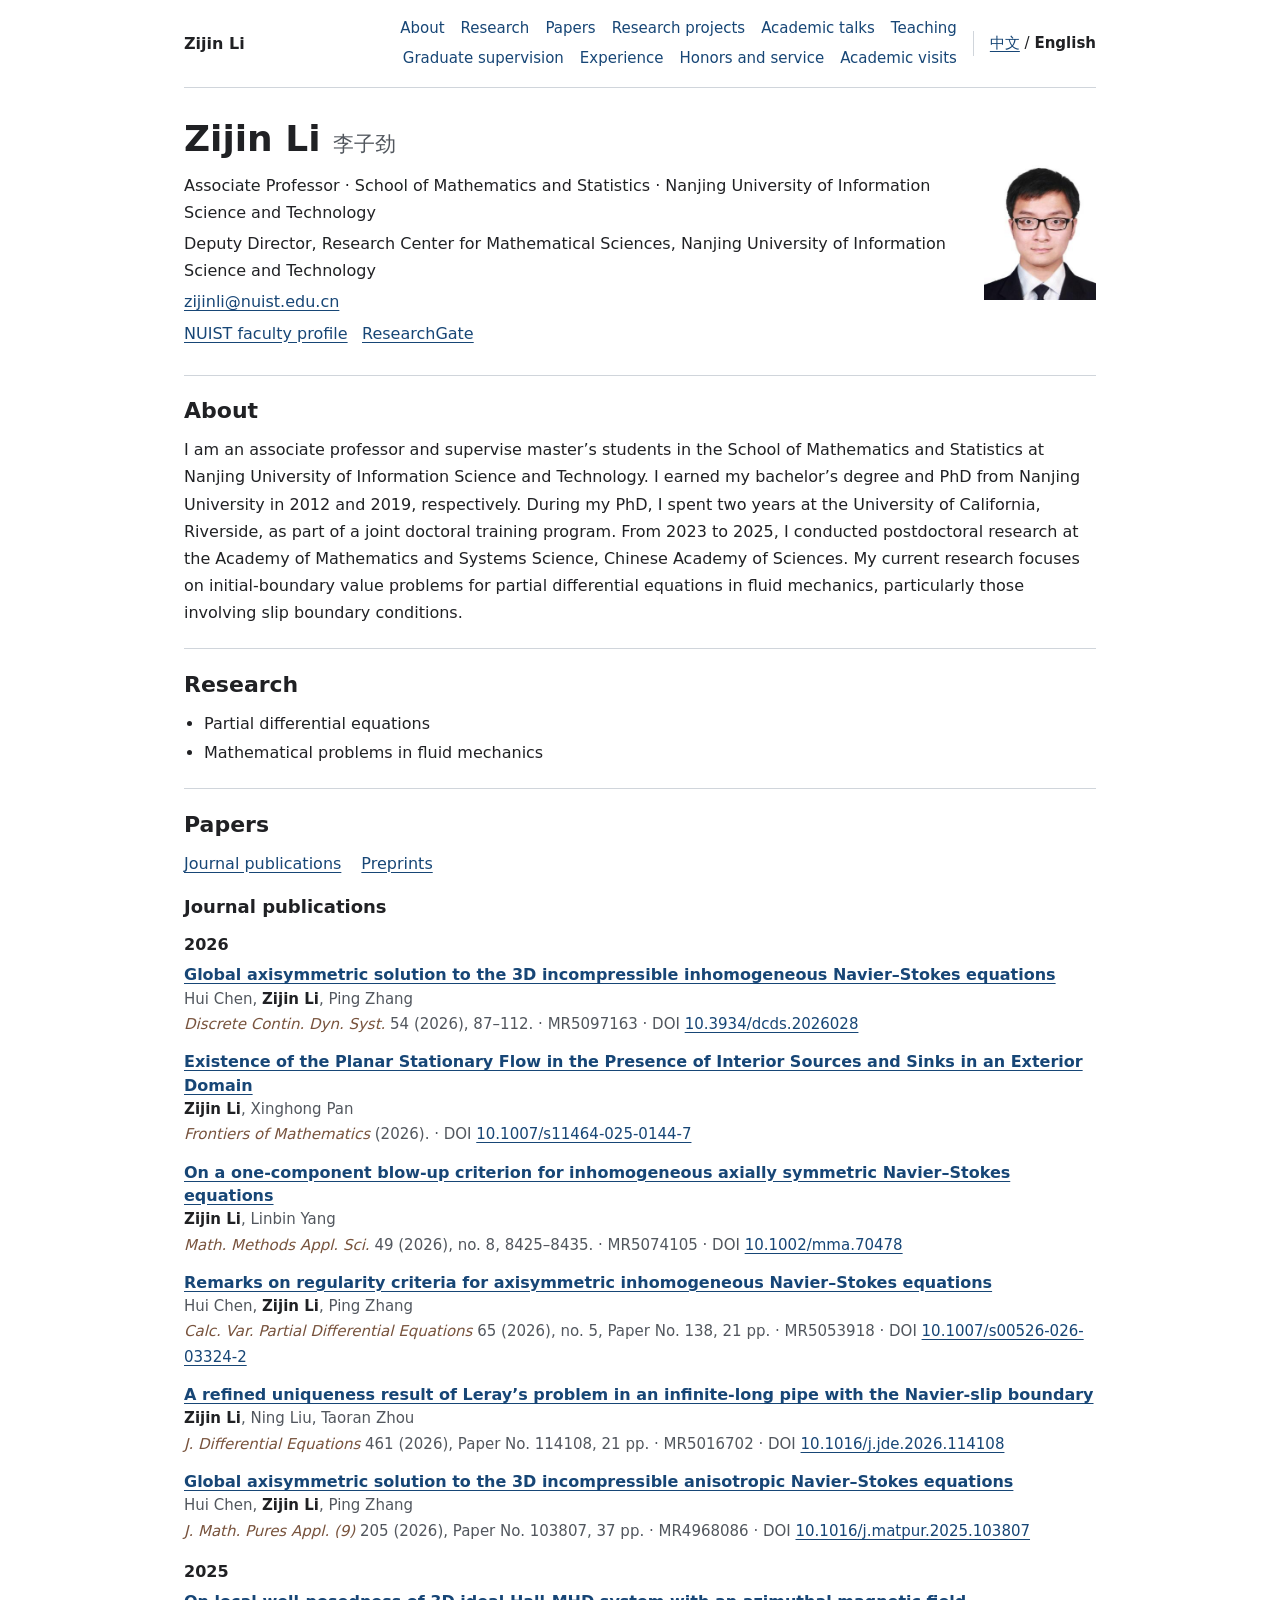
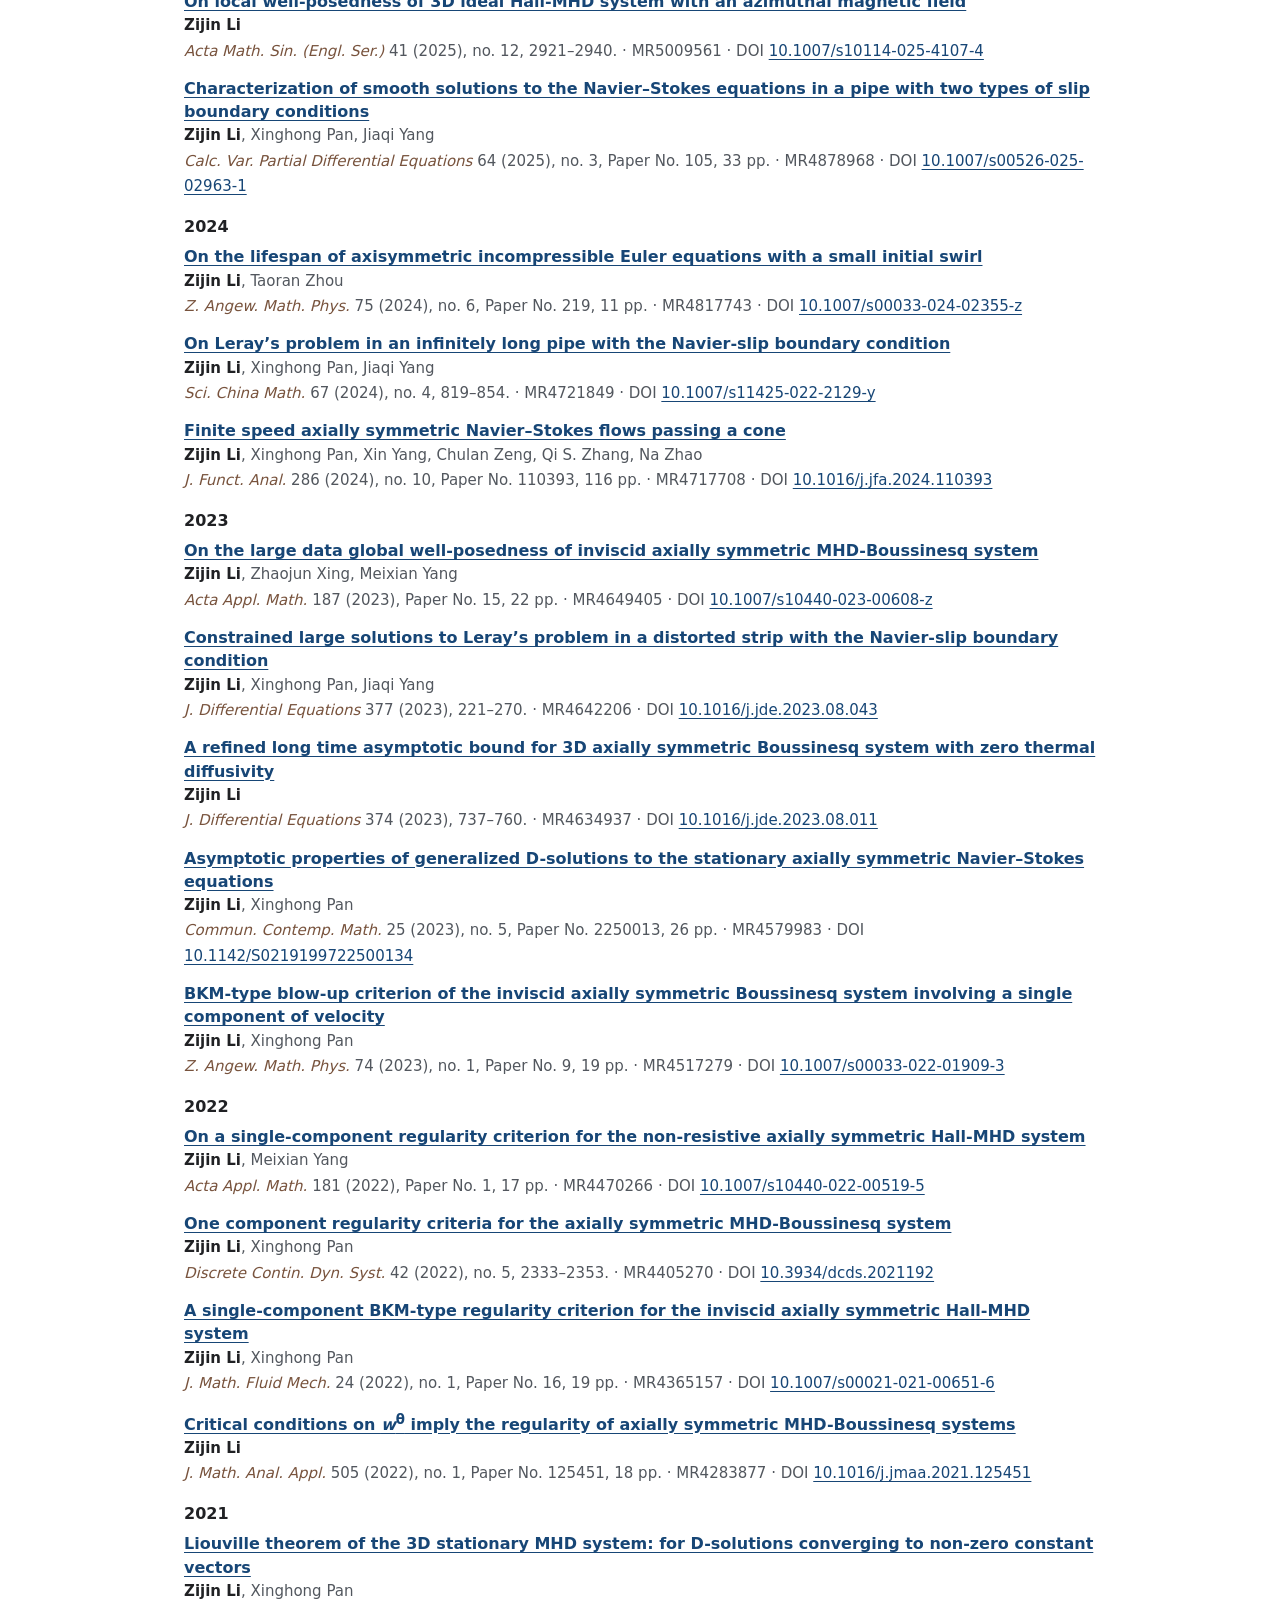
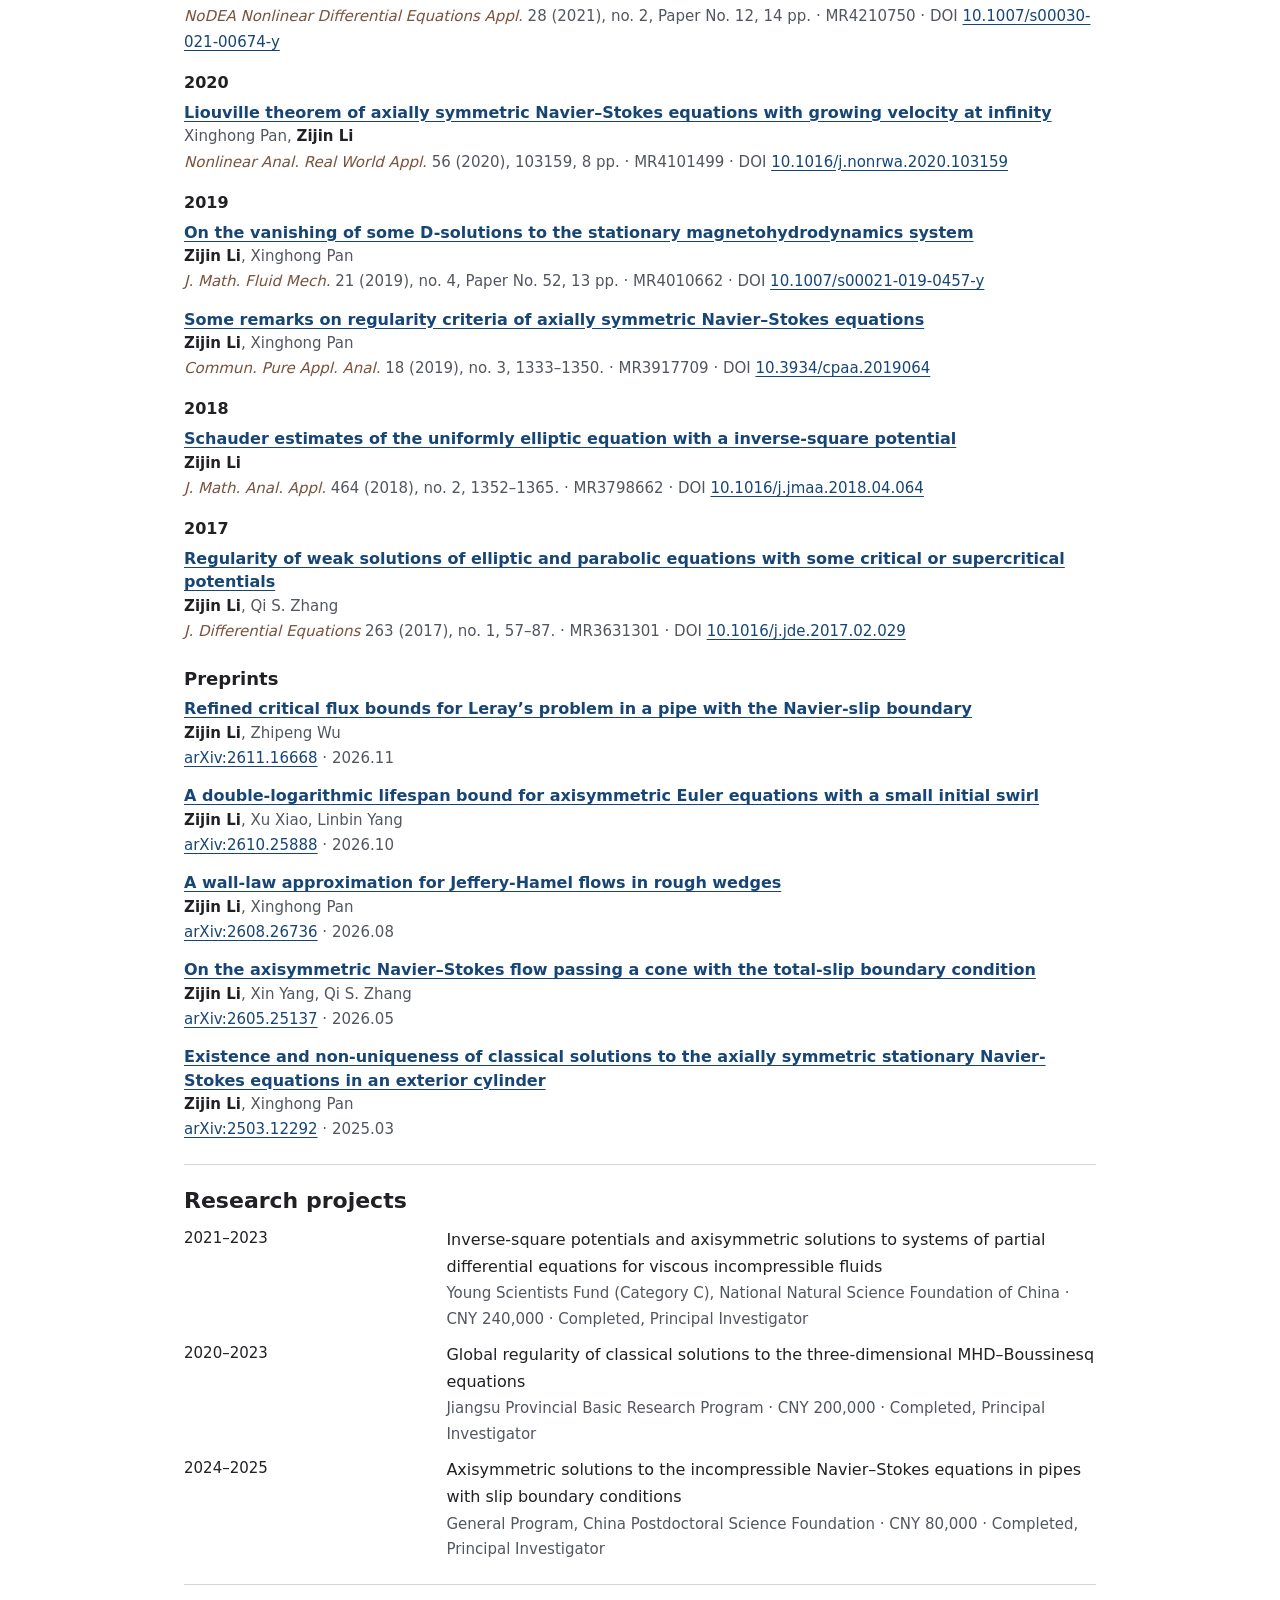
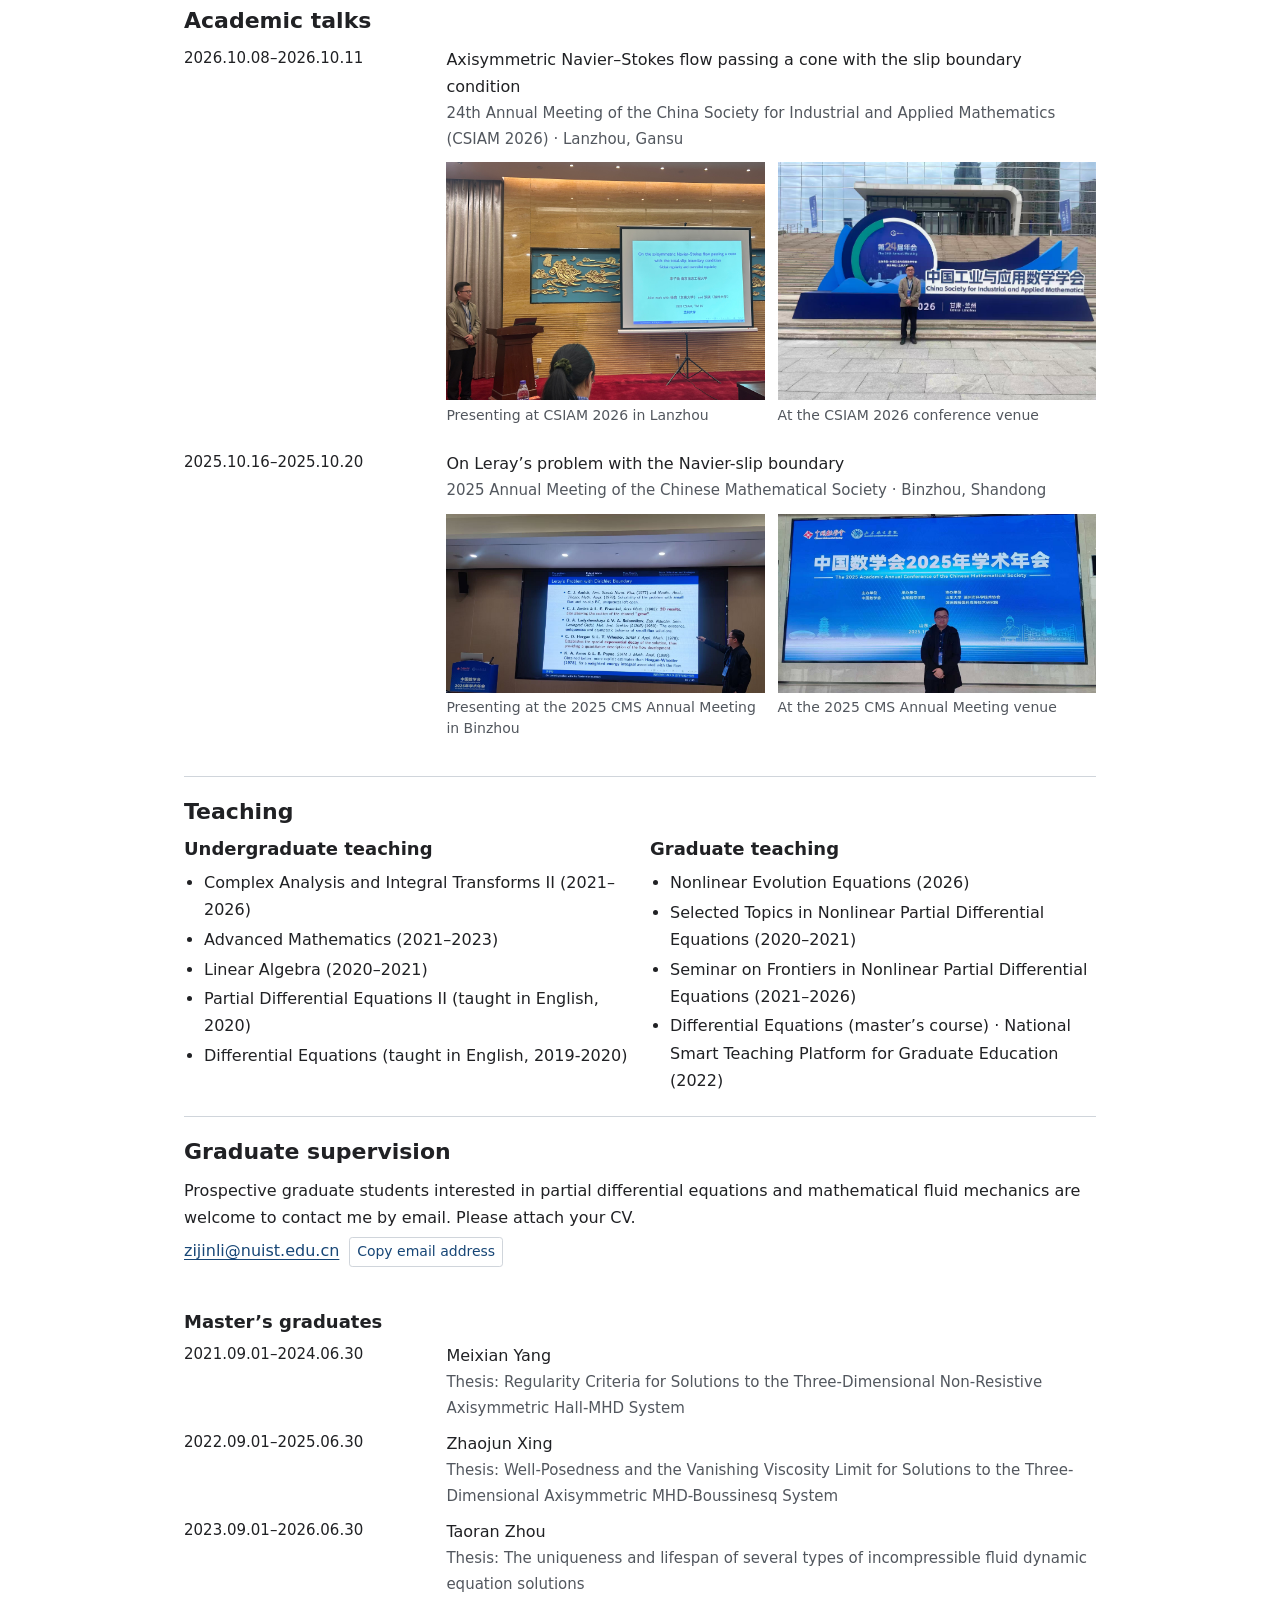
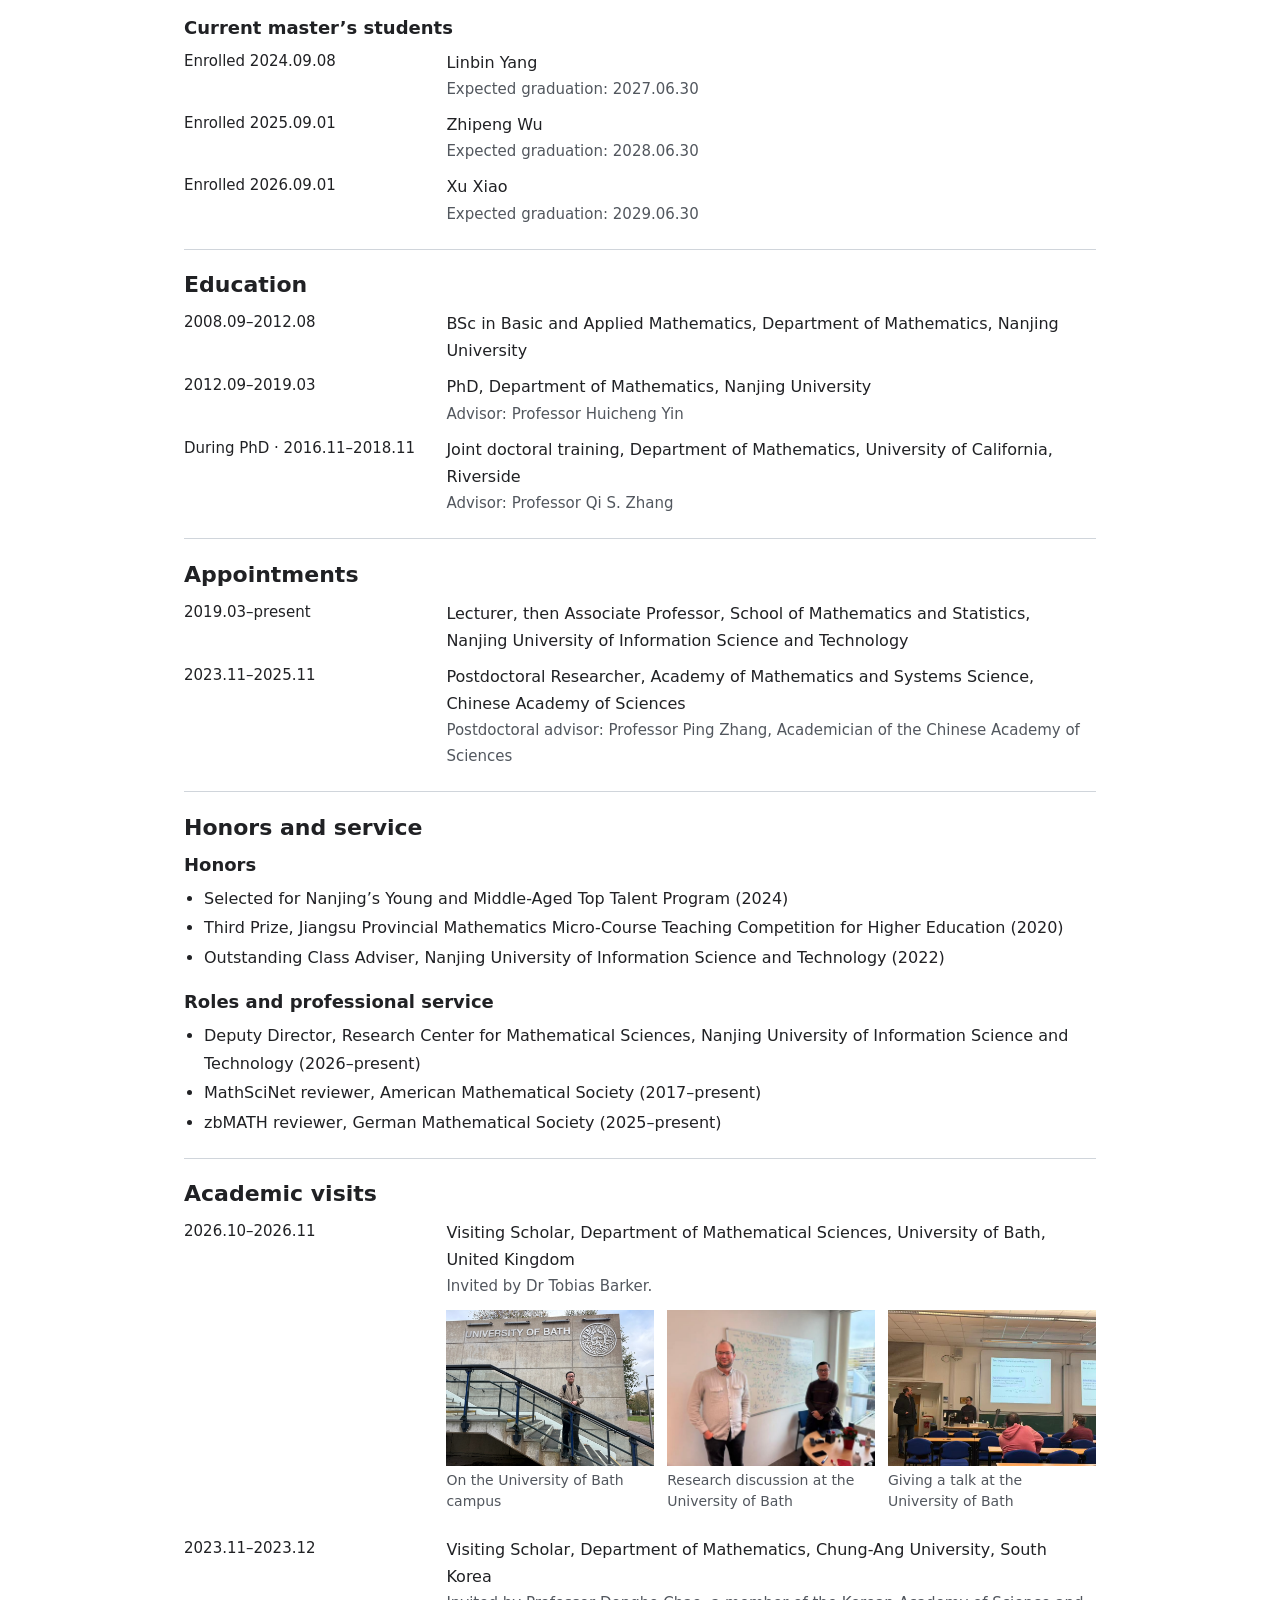
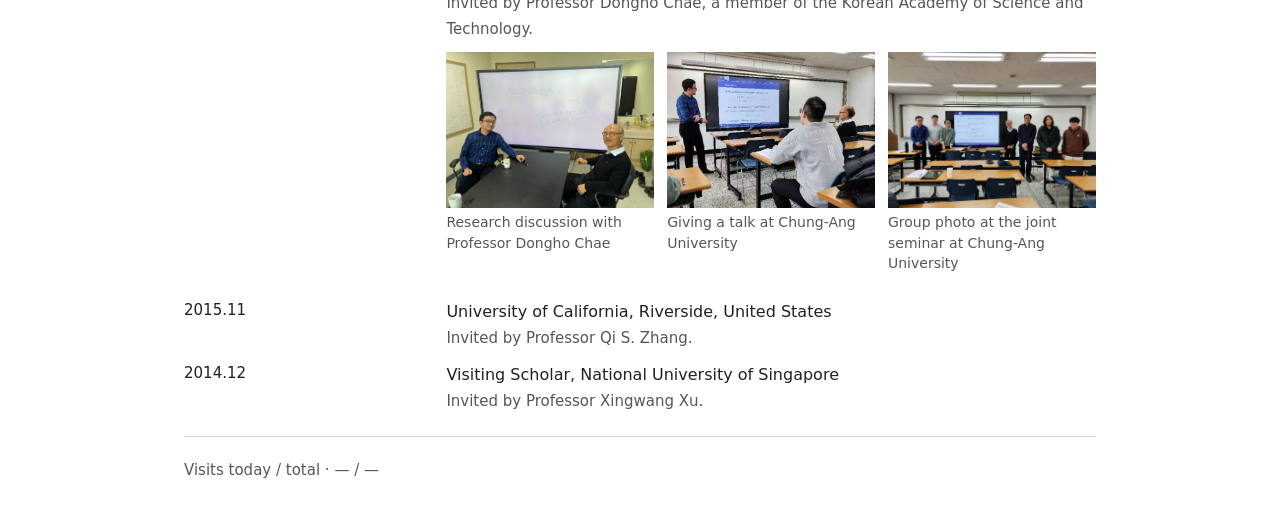
<file: index.html>
<!doctype html>
<html lang="en">
<head>
  <meta charset="utf-8">
  <meta name="viewport" content="width=device-width, initial-scale=1">
  <meta name="description" content="Associate Professor · School of Mathematics and Statistics · Nanjing University of Information Science and Technology">
  <title>Zijin Li | Academic Homepage</title>
  <link rel="stylesheet" href="styles.css">
</head>
<body>
  <a class="skip" href="#main">Skip to content</a>
  <header class="site-header wrap">
    <a class="site-name" href="index.html">Zijin Li</a>
    <nav class="main-nav" aria-label="Page navigation">
      <a href="#about">About</a>
      <a href="#research">Research</a>
      <a href="#publications">Papers</a>
      <a href="#projects">Research projects</a>
      <a href="#talks">Academic talks</a>
      <a href="#teaching">Teaching</a>
      <a href="#supervision">Graduate supervision</a>
      <a href="#education">Experience</a>
      <a href="#honors">Honors and service</a>
      <a href="#visits">Academic visits</a>
    </nav>
    <nav class="languages" aria-label="Language"><a lang="zh-CN" hreflang="zh-CN" href="zh.html">中文</a><span aria-hidden="true"> / </span><span lang="en" aria-current="page">English</span></nav>
  </header>
  <main id="main" class="wrap">
    <div class="profile">
      <div>
        <h1>Zijin Li <span lang="zh-CN">李子劲</span></h1>
        <p>Associate Professor · School of Mathematics and Statistics · Nanjing University of Information Science and Technology</p>
        <p>Deputy Director, Research Center for Mathematical Sciences, Nanjing University of Information Science and Technology</p>
        <p><a href="mailto:zijinli@nuist.edu.cn">zijinli@nuist.edu.cn</a></p>
        <p class="profile-links">
          <a href="https://faculty.nuist.edu.cn/zijinli/en/index.htm" target="_blank" rel="noopener">NUIST faculty profile</a>
          <a href="https://www.researchgate.net/profile/Zijin-Li-4" target="_blank" rel="noopener">ResearchGate</a>
        </p>
      </div>
      <img src="profile.jpg" alt="Zijin Li" width="262" height="323">
    </div>
    <section id="about">
      <h2>About</h2>
      <p>I am an associate professor and supervise master’s students in the School of Mathematics and Statistics at Nanjing University of Information Science and Technology. I earned my bachelor’s degree and PhD from Nanjing University in 2012 and 2019, respectively. During my PhD, I spent two years at the University of California, Riverside, as part of a joint doctoral training program. From 2023 to 2025, I conducted postdoctoral research at the Academy of Mathematics and Systems Science, Chinese Academy of Sciences. My current research focuses on initial-boundary value problems for partial differential equations in fluid mechanics, particularly those involving slip boundary conditions.</p>
    </section>
    <section id="research">
      <h2>Research</h2>
      <ul class="text-list"><li>Partial differential equations</li><li>Mathematical problems in fluid mechanics</li></ul>
    </section>
    <section id="publications">
      <h2>Papers</h2>
      <p class="publication-links"><a href="#published">Journal publications</a><a href="#preprints">Preprints</a></p>
      <div id="published" class="publication-group">
        <h3>Journal publications</h3>
        <h4>2026</h4><ul class="papers" lang="en">
      <li class="paper">
        <p class="paper-title"><a href="https://doi.org/10.3934/dcds.2026028" target="_blank" rel="noopener">Global axisymmetric solution to the 3D incompressible inhomogeneous Navier–Stokes equations</a></p>
        <p class="paper-authors">Hui Chen, <strong>Zijin Li</strong>, Ping Zhang</p>
        <p class="paper-citation"><cite>Discrete Contin. Dyn. Syst.</cite> 54 (2026), 87–112. · MR5097163 · DOI <a class="doi" href="https://doi.org/10.3934/dcds.2026028" target="_blank" rel="noopener">10.3934/dcds.2026028</a></p>
      </li>
      <li class="paper">
        <p class="paper-title"><a href="https://doi.org/10.1007/s11464-025-0144-7" target="_blank" rel="noopener">Existence of the Planar Stationary Flow in the Presence of Interior Sources and Sinks in an Exterior Domain</a></p>
        <p class="paper-authors"><strong>Zijin Li</strong>, Xinghong Pan</p>
        <p class="paper-citation"><cite>Frontiers of Mathematics</cite> (2026). · DOI <a class="doi" href="https://doi.org/10.1007/s11464-025-0144-7" target="_blank" rel="noopener">10.1007/s11464-025-0144-7</a></p>
      </li>
      <li class="paper">
        <p class="paper-title"><a href="https://doi.org/10.1002/mma.70478" target="_blank" rel="noopener">On a one-component blow-up criterion for inhomogeneous axially symmetric Navier–Stokes equations</a></p>
        <p class="paper-authors"><strong>Zijin Li</strong>, Linbin Yang</p>
        <p class="paper-citation"><cite>Math. Methods Appl. Sci.</cite> 49 (2026), no. 8, 8425–8435. · MR5074105 · DOI <a class="doi" href="https://doi.org/10.1002/mma.70478" target="_blank" rel="noopener">10.1002/mma.70478</a></p>
      </li>
      <li class="paper">
        <p class="paper-title"><a href="https://doi.org/10.1007/s00526-026-03324-2" target="_blank" rel="noopener">Remarks on regularity criteria for axisymmetric inhomogeneous Navier–Stokes equations</a></p>
        <p class="paper-authors">Hui Chen, <strong>Zijin Li</strong>, Ping Zhang</p>
        <p class="paper-citation"><cite>Calc. Var. Partial Differential Equations</cite> 65 (2026), no. 5, Paper No. 138, 21 pp. · MR5053918 · DOI <a class="doi" href="https://doi.org/10.1007/s00526-026-03324-2" target="_blank" rel="noopener">10.1007/s00526-026-03324-2</a></p>
      </li>
      <li class="paper">
        <p class="paper-title"><a href="https://doi.org/10.1016/j.jde.2026.114108" target="_blank" rel="noopener">A refined uniqueness result of Leray’s problem in an infinite-long pipe with the Navier-slip boundary</a></p>
        <p class="paper-authors"><strong>Zijin Li</strong>, Ning Liu, Taoran Zhou</p>
        <p class="paper-citation"><cite>J. Differential Equations</cite> 461 (2026), Paper No. 114108, 21 pp. · MR5016702 · DOI <a class="doi" href="https://doi.org/10.1016/j.jde.2026.114108" target="_blank" rel="noopener">10.1016/j.jde.2026.114108</a></p>
      </li>
      <li class="paper">
        <p class="paper-title"><a href="https://doi.org/10.1016/j.matpur.2025.103807" target="_blank" rel="noopener">Global axisymmetric solution to the 3D incompressible anisotropic Navier–Stokes equations</a></p>
        <p class="paper-authors">Hui Chen, <strong>Zijin Li</strong>, Ping Zhang</p>
        <p class="paper-citation"><cite>J. Math. Pures Appl. (9)</cite> 205 (2026), Paper No. 103807, 37 pp. · MR4968086 · DOI <a class="doi" href="https://doi.org/10.1016/j.matpur.2025.103807" target="_blank" rel="noopener">10.1016/j.matpur.2025.103807</a></p>
      </li>
  </ul>
        <h4>2025</h4><ul class="papers" lang="en">
      <li class="paper">
        <p class="paper-title"><a href="https://doi.org/10.1007/s10114-025-4107-4" target="_blank" rel="noopener">On local well-posedness of 3D ideal Hall-MHD system with an azimuthal magnetic field</a></p>
        <p class="paper-authors"><strong>Zijin Li</strong></p>
        <p class="paper-citation"><cite>Acta Math. Sin. (Engl. Ser.)</cite> 41 (2025), no. 12, 2921–2940. · MR5009561 · DOI <a class="doi" href="https://doi.org/10.1007/s10114-025-4107-4" target="_blank" rel="noopener">10.1007/s10114-025-4107-4</a></p>
      </li>
      <li class="paper">
        <p class="paper-title"><a href="https://doi.org/10.1007/s00526-025-02963-1" target="_blank" rel="noopener">Characterization of smooth solutions to the Navier–Stokes equations in a pipe with two types of slip boundary conditions</a></p>
        <p class="paper-authors"><strong>Zijin Li</strong>, Xinghong Pan, Jiaqi Yang</p>
        <p class="paper-citation"><cite>Calc. Var. Partial Differential Equations</cite> 64 (2025), no. 3, Paper No. 105, 33 pp. · MR4878968 · DOI <a class="doi" href="https://doi.org/10.1007/s00526-025-02963-1" target="_blank" rel="noopener">10.1007/s00526-025-02963-1</a></p>
      </li>
  </ul>
        <h4>2024</h4><ul class="papers" lang="en">
      <li class="paper">
        <p class="paper-title"><a href="https://doi.org/10.1007/s00033-024-02355-z" target="_blank" rel="noopener">On the lifespan of axisymmetric incompressible Euler equations with a small initial swirl</a></p>
        <p class="paper-authors"><strong>Zijin Li</strong>, Taoran Zhou</p>
        <p class="paper-citation"><cite>Z. Angew. Math. Phys.</cite> 75 (2024), no. 6, Paper No. 219, 11 pp. · MR4817743 · DOI <a class="doi" href="https://doi.org/10.1007/s00033-024-02355-z" target="_blank" rel="noopener">10.1007/s00033-024-02355-z</a></p>
      </li>
      <li class="paper">
        <p class="paper-title"><a href="https://doi.org/10.1007/s11425-022-2129-y" target="_blank" rel="noopener">On Leray’s problem in an infinitely long pipe with the Navier-slip boundary condition</a></p>
        <p class="paper-authors"><strong>Zijin Li</strong>, Xinghong Pan, Jiaqi Yang</p>
        <p class="paper-citation"><cite>Sci. China Math.</cite> 67 (2024), no. 4, 819–854. · MR4721849 · DOI <a class="doi" href="https://doi.org/10.1007/s11425-022-2129-y" target="_blank" rel="noopener">10.1007/s11425-022-2129-y</a></p>
      </li>
      <li class="paper">
        <p class="paper-title"><a href="https://doi.org/10.1016/j.jfa.2024.110393" target="_blank" rel="noopener">Finite speed axially symmetric Navier–Stokes flows passing a cone</a></p>
        <p class="paper-authors"><strong>Zijin Li</strong>, Xinghong Pan, Xin Yang, Chulan Zeng, Qi S. Zhang, Na Zhao</p>
        <p class="paper-citation"><cite>J. Funct. Anal.</cite> 286 (2024), no. 10, Paper No. 110393, 116 pp. · MR4717708 · DOI <a class="doi" href="https://doi.org/10.1016/j.jfa.2024.110393" target="_blank" rel="noopener">10.1016/j.jfa.2024.110393</a></p>
      </li>
  </ul>
        <h4>2023</h4><ul class="papers" lang="en">
      <li class="paper">
        <p class="paper-title"><a href="https://doi.org/10.1007/s10440-023-00608-z" target="_blank" rel="noopener">On the large data global well-posedness of inviscid axially symmetric MHD-Boussinesq system</a></p>
        <p class="paper-authors"><strong>Zijin Li</strong>, Zhaojun Xing, Meixian Yang</p>
        <p class="paper-citation"><cite>Acta Appl. Math.</cite> 187 (2023), Paper No. 15, 22 pp. · MR4649405 · DOI <a class="doi" href="https://doi.org/10.1007/s10440-023-00608-z" target="_blank" rel="noopener">10.1007/s10440-023-00608-z</a></p>
      </li>
      <li class="paper">
        <p class="paper-title"><a href="https://doi.org/10.1016/j.jde.2023.08.043" target="_blank" rel="noopener">Constrained large solutions to Leray’s problem in a distorted strip with the Navier-slip boundary condition</a></p>
        <p class="paper-authors"><strong>Zijin Li</strong>, Xinghong Pan, Jiaqi Yang</p>
        <p class="paper-citation"><cite>J. Differential Equations</cite> 377 (2023), 221–270. · MR4642206 · DOI <a class="doi" href="https://doi.org/10.1016/j.jde.2023.08.043" target="_blank" rel="noopener">10.1016/j.jde.2023.08.043</a></p>
      </li>
      <li class="paper">
        <p class="paper-title"><a href="https://doi.org/10.1016/j.jde.2023.08.011" target="_blank" rel="noopener">A refined long time asymptotic bound for 3D axially symmetric Boussinesq system with zero thermal diffusivity</a></p>
        <p class="paper-authors"><strong>Zijin Li</strong></p>
        <p class="paper-citation"><cite>J. Differential Equations</cite> 374 (2023), 737–760. · MR4634937 · DOI <a class="doi" href="https://doi.org/10.1016/j.jde.2023.08.011" target="_blank" rel="noopener">10.1016/j.jde.2023.08.011</a></p>
      </li>
      <li class="paper">
        <p class="paper-title"><a href="https://doi.org/10.1142/S0219199722500134" target="_blank" rel="noopener">Asymptotic properties of generalized D-solutions to the stationary axially symmetric Navier–Stokes equations</a></p>
        <p class="paper-authors"><strong>Zijin Li</strong>, Xinghong Pan</p>
        <p class="paper-citation"><cite>Commun. Contemp. Math.</cite> 25 (2023), no. 5, Paper No. 2250013, 26 pp. · MR4579983 · DOI <a class="doi" href="https://doi.org/10.1142/S0219199722500134" target="_blank" rel="noopener">10.1142/S0219199722500134</a></p>
      </li>
      <li class="paper">
        <p class="paper-title"><a href="https://doi.org/10.1007/s00033-022-01909-3" target="_blank" rel="noopener">BKM-type blow-up criterion of the inviscid axially symmetric Boussinesq system involving a single component of velocity</a></p>
        <p class="paper-authors"><strong>Zijin Li</strong>, Xinghong Pan</p>
        <p class="paper-citation"><cite>Z. Angew. Math. Phys.</cite> 74 (2023), no. 1, Paper No. 9, 19 pp. · MR4517279 · DOI <a class="doi" href="https://doi.org/10.1007/s00033-022-01909-3" target="_blank" rel="noopener">10.1007/s00033-022-01909-3</a></p>
      </li>
  </ul>
        <h4>2022</h4><ul class="papers" lang="en">
      <li class="paper">
        <p class="paper-title"><a href="https://doi.org/10.1007/s10440-022-00519-5" target="_blank" rel="noopener">On a single-component regularity criterion for the non-resistive axially symmetric Hall-MHD system</a></p>
        <p class="paper-authors"><strong>Zijin Li</strong>, Meixian Yang</p>
        <p class="paper-citation"><cite>Acta Appl. Math.</cite> 181 (2022), Paper No. 1, 17 pp. · MR4470266 · DOI <a class="doi" href="https://doi.org/10.1007/s10440-022-00519-5" target="_blank" rel="noopener">10.1007/s10440-022-00519-5</a></p>
      </li>
      <li class="paper">
        <p class="paper-title"><a href="https://doi.org/10.3934/dcds.2021192" target="_blank" rel="noopener">One component regularity criteria for the axially symmetric MHD-Boussinesq system</a></p>
        <p class="paper-authors"><strong>Zijin Li</strong>, Xinghong Pan</p>
        <p class="paper-citation"><cite>Discrete Contin. Dyn. Syst.</cite> 42 (2022), no. 5, 2333–2353. · MR4405270 · DOI <a class="doi" href="https://doi.org/10.3934/dcds.2021192" target="_blank" rel="noopener">10.3934/dcds.2021192</a></p>
      </li>
      <li class="paper">
        <p class="paper-title"><a href="https://doi.org/10.1007/s00021-021-00651-6" target="_blank" rel="noopener">A single-component BKM-type regularity criterion for the inviscid axially symmetric Hall-MHD system</a></p>
        <p class="paper-authors"><strong>Zijin Li</strong>, Xinghong Pan</p>
        <p class="paper-citation"><cite>J. Math. Fluid Mech.</cite> 24 (2022), no. 1, Paper No. 16, 19 pp. · MR4365157 · DOI <a class="doi" href="https://doi.org/10.1007/s00021-021-00651-6" target="_blank" rel="noopener">10.1007/s00021-021-00651-6</a></p>
      </li>
      <li class="paper">
        <p class="paper-title"><a href="https://doi.org/10.1016/j.jmaa.2021.125451" target="_blank" rel="noopener">Critical conditions on <i>w</i><sup>θ</sup> imply the regularity of axially symmetric MHD-Boussinesq systems</a></p>
        <p class="paper-authors"><strong>Zijin Li</strong></p>
        <p class="paper-citation"><cite>J. Math. Anal. Appl.</cite> 505 (2022), no. 1, Paper No. 125451, 18 pp. · MR4283877 · DOI <a class="doi" href="https://doi.org/10.1016/j.jmaa.2021.125451" target="_blank" rel="noopener">10.1016/j.jmaa.2021.125451</a></p>
      </li>
  </ul>
        <h4>2021</h4><ul class="papers" lang="en">
      <li class="paper">
        <p class="paper-title"><a href="https://doi.org/10.1007/s00030-021-00674-y" target="_blank" rel="noopener">Liouville theorem of the 3D stationary MHD system: for D-solutions converging to non-zero constant vectors</a></p>
        <p class="paper-authors"><strong>Zijin Li</strong>, Xinghong Pan</p>
        <p class="paper-citation"><cite>NoDEA Nonlinear Differential Equations Appl.</cite> 28 (2021), no. 2, Paper No. 12, 14 pp. · MR4210750 · DOI <a class="doi" href="https://doi.org/10.1007/s00030-021-00674-y" target="_blank" rel="noopener">10.1007/s00030-021-00674-y</a></p>
      </li>
  </ul>
        <h4>2020</h4><ul class="papers" lang="en">
      <li class="paper">
        <p class="paper-title"><a href="https://doi.org/10.1016/j.nonrwa.2020.103159" target="_blank" rel="noopener">Liouville theorem of axially symmetric Navier–Stokes equations with growing velocity at infinity</a></p>
        <p class="paper-authors">Xinghong Pan, <strong>Zijin Li</strong></p>
        <p class="paper-citation"><cite>Nonlinear Anal. Real World Appl.</cite> 56 (2020), 103159, 8 pp. · MR4101499 · DOI <a class="doi" href="https://doi.org/10.1016/j.nonrwa.2020.103159" target="_blank" rel="noopener">10.1016/j.nonrwa.2020.103159</a></p>
      </li>
  </ul>
        <h4>2019</h4><ul class="papers" lang="en">
      <li class="paper">
        <p class="paper-title"><a href="https://doi.org/10.1007/s00021-019-0457-y" target="_blank" rel="noopener">On the vanishing of some D-solutions to the stationary magnetohydrodynamics system</a></p>
        <p class="paper-authors"><strong>Zijin Li</strong>, Xinghong Pan</p>
        <p class="paper-citation"><cite>J. Math. Fluid Mech.</cite> 21 (2019), no. 4, Paper No. 52, 13 pp. · MR4010662 · DOI <a class="doi" href="https://doi.org/10.1007/s00021-019-0457-y" target="_blank" rel="noopener">10.1007/s00021-019-0457-y</a></p>
      </li>
      <li class="paper">
        <p class="paper-title"><a href="https://doi.org/10.3934/cpaa.2019064" target="_blank" rel="noopener">Some remarks on regularity criteria of axially symmetric Navier–Stokes equations</a></p>
        <p class="paper-authors"><strong>Zijin Li</strong>, Xinghong Pan</p>
        <p class="paper-citation"><cite>Commun. Pure Appl. Anal.</cite> 18 (2019), no. 3, 1333–1350. · MR3917709 · DOI <a class="doi" href="https://doi.org/10.3934/cpaa.2019064" target="_blank" rel="noopener">10.3934/cpaa.2019064</a></p>
      </li>
  </ul>
        <h4>2018</h4><ul class="papers" lang="en">
      <li class="paper">
        <p class="paper-title"><a href="https://doi.org/10.1016/j.jmaa.2018.04.064" target="_blank" rel="noopener">Schauder estimates of the uniformly elliptic equation with a inverse-square potential</a></p>
        <p class="paper-authors"><strong>Zijin Li</strong></p>
        <p class="paper-citation"><cite>J. Math. Anal. Appl.</cite> 464 (2018), no. 2, 1352–1365. · MR3798662 · DOI <a class="doi" href="https://doi.org/10.1016/j.jmaa.2018.04.064" target="_blank" rel="noopener">10.1016/j.jmaa.2018.04.064</a></p>
      </li>
  </ul>
        <h4>2017</h4><ul class="papers" lang="en">
      <li class="paper">
        <p class="paper-title"><a href="https://doi.org/10.1016/j.jde.2017.02.029" target="_blank" rel="noopener">Regularity of weak solutions of elliptic and parabolic equations with some critical or supercritical potentials</a></p>
        <p class="paper-authors"><strong>Zijin Li</strong>, Qi S. Zhang</p>
        <p class="paper-citation"><cite>J. Differential Equations</cite> 263 (2017), no. 1, 57–87. · MR3631301 · DOI <a class="doi" href="https://doi.org/10.1016/j.jde.2017.02.029" target="_blank" rel="noopener">10.1016/j.jde.2017.02.029</a></p>
      </li>
  </ul>
      </div>
      <div id="preprints" class="publication-group">
        <h3>Preprints</h3>
        <ul class="papers" lang="en">
      <li class="paper">
        <p class="paper-title"><a href="https://arxiv.org/abs/2611.16668" target="_blank" rel="noopener">Refined critical flux bounds for Leray’s problem in a pipe with the Navier-slip boundary</a></p>
        <p class="paper-authors"><strong>Zijin Li</strong>, Zhipeng Wu</p>
        <p class="paper-citation"><a href="https://arxiv.org/abs/2611.16668" target="_blank" rel="noopener">arXiv:2611.16668</a> · <time datetime="2026-11">2026.11</time></p>
      </li>
      <li class="paper">
        <p class="paper-title"><a href="https://arxiv.org/abs/2610.25888" target="_blank" rel="noopener">A double-logarithmic lifespan bound for axisymmetric Euler equations with a small initial swirl</a></p>
        <p class="paper-authors"><strong>Zijin Li</strong>, Xu Xiao, Linbin Yang</p>
        <p class="paper-citation"><a href="https://arxiv.org/abs/2610.25888" target="_blank" rel="noopener">arXiv:2610.25888</a> · <time datetime="2026-10">2026.10</time></p>
      </li>
      <li class="paper">
        <p class="paper-title"><a href="https://arxiv.org/abs/2608.26736" target="_blank" rel="noopener">A wall-law approximation for Jeffery-Hamel flows in rough wedges</a></p>
        <p class="paper-authors"><strong>Zijin Li</strong>, Xinghong Pan</p>
        <p class="paper-citation"><a href="https://arxiv.org/abs/2608.26736" target="_blank" rel="noopener">arXiv:2608.26736</a> · <time datetime="2026-08">2026.08</time></p>
      </li>
      <li class="paper">
        <p class="paper-title"><a href="https://arxiv.org/abs/2605.25137" target="_blank" rel="noopener">On the axisymmetric Navier–Stokes flow passing a cone with the total-slip boundary condition</a></p>
        <p class="paper-authors"><strong>Zijin Li</strong>, Xin Yang, Qi S. Zhang</p>
        <p class="paper-citation"><a href="https://arxiv.org/abs/2605.25137" target="_blank" rel="noopener">arXiv:2605.25137</a> · <time datetime="2026-05">2026.05</time></p>
      </li>
      <li class="paper">
        <p class="paper-title"><a href="https://arxiv.org/abs/2503.12292" target="_blank" rel="noopener">Existence and non-uniqueness of classical solutions to the axially symmetric stationary Navier-Stokes equations in an exterior cylinder</a></p>
        <p class="paper-authors"><strong>Zijin Li</strong>, Xinghong Pan</p>
        <p class="paper-citation"><a href="https://arxiv.org/abs/2503.12292" target="_blank" rel="noopener">arXiv:2503.12292</a> · <time datetime="2025-03">2025.03</time></p>
      </li>
  </ul>
      </div>
    </section>
    <section id="projects">
      <h2>Research projects</h2>
      <ul class="timeline">
    <li>
      <span class="date">2021–2023</span>
      <div>
        Inverse-square potentials and axisymmetric solutions to systems of partial differential equations for viscous incompressible fluids<p class="timeline-note">Young Scientists Fund (Category C), National Natural Science Foundation of China · CNY 240,000 · Completed, Principal Investigator</p>
        
      </div>
    </li>
    <li>
      <span class="date">2020–2023</span>
      <div>
        Global regularity of classical solutions to the three-dimensional MHD–Boussinesq equations<p class="timeline-note">Jiangsu Provincial Basic Research Program · CNY 200,000 · Completed, Principal Investigator</p>
        
      </div>
    </li>
    <li>
      <span class="date">2024–2025</span>
      <div>
        Axisymmetric solutions to the incompressible Navier–Stokes equations in pipes with slip boundary conditions<p class="timeline-note">General Program, China Postdoctoral Science Foundation · CNY 80,000 · Completed, Principal Investigator</p>
        
      </div>
    </li>
  </ul>
    </section>
    <section id="talks">
      <h2>Academic talks</h2>
      <ul class="timeline">
    <li>
      <span class="date">2026.10.08–2026.10.11</span>
      <div>
        Axisymmetric Navier–Stokes flow passing a cone with the slip boundary condition<p class="timeline-note">24th Annual Meeting of the China Society for Industrial and Applied Mathematics (CSIAM 2026) · Lanzhou, Gansu</p>
        <div class="photo-gallery"><figure>
      <a href="photos/lanzhou-2026-talk.jpg"><img src="photos/lanzhou-2026-talk.jpg" width="4032" height="3024" loading="lazy" alt="Presenting at CSIAM 2026 in Lanzhou"></a>
      <figcaption>Presenting at CSIAM 2026 in Lanzhou</figcaption>
    </figure><figure>
      <a href="photos/lanzhou-2026-venue.jpg"><img src="photos/lanzhou-2026-venue.jpg" width="1707" height="1280" loading="lazy" alt="At the CSIAM 2026 conference venue"></a>
      <figcaption>At the CSIAM 2026 conference venue</figcaption>
    </figure></div>
      </div>
    </li>
    <li>
      <span class="date">2025.10.16–2025.10.20</span>
      <div>
        On Leray’s problem with the Navier-slip boundary<p class="timeline-note">2025 Annual Meeting of the Chinese Mathematical Society · Binzhou, Shandong</p>
        <div class="photo-gallery"><figure>
      <a href="photos/binzhou-2025-talk.jpg"><img src="photos/binzhou-2025-talk.jpg" width="2275" height="1279" loading="lazy" alt="Presenting at the 2025 CMS Annual Meeting in Binzhou"></a>
      <figcaption>Presenting at the 2025 CMS Annual Meeting in Binzhou</figcaption>
    </figure><figure>
      <a href="photos/binzhou-2025-venue.jpg"><img src="photos/binzhou-2025-venue.jpg" width="2276" height="1280" loading="lazy" alt="At the 2025 CMS Annual Meeting venue"></a>
      <figcaption>At the 2025 CMS Annual Meeting venue</figcaption>
    </figure></div>
      </div>
    </li>
  </ul>
    </section>
    <section id="teaching">
      <h2>Teaching</h2>
      <div class="teaching-columns">
        <div class="grouped-section">
          <h3>Undergraduate teaching</h3>
          <ul class="text-list"><li>Complex Analysis and Integral Transforms II (2021–2026)</li><li>Advanced Mathematics (2021–2023)</li><li>Linear Algebra (2020–2021)</li><li>Partial Differential Equations II (taught in English, 2020)</li><li>Differential Equations (taught in English, 2019-2020)</li></ul>
        </div>
        <div class="grouped-section">
          <h3>Graduate teaching</h3>
          <ul class="text-list"><li>Nonlinear Evolution Equations (2026)</li><li>Selected Topics in Nonlinear Partial Differential Equations (2020–2021)</li><li>Seminar on Frontiers in Nonlinear Partial Differential Equations (2021–2026)</li><li>Differential Equations (master’s course) · National Smart Teaching Platform for Graduate Education (2022)</li></ul>
        </div>
      </div>
    </section>
    <section id="supervision" class="grouped-section">
      <h2>Graduate supervision</h2>
      <p>Prospective graduate students interested in partial differential equations and mathematical fluid mechanics are welcome to contact me by email. Please attach your CV.</p>
      <p class="supervision-email">
        <a href="mailto:zijinli@nuist.edu.cn">zijinli@nuist.edu.cn</a>
        <button type="button" data-copied="Email address copied" data-selected="The email address is selected for manual copying." hidden>Copy email address</button>
        <span role="status"></span>
      </p>
      <h3>Master’s graduates</h3>
      <ul class="timeline">
    <li>
      <span class="date">2021.09.01–2024.06.30</span>
      <div>
        Meixian Yang<p class="timeline-note">Thesis: Regularity Criteria for Solutions to the Three-Dimensional Non-Resistive Axisymmetric Hall-MHD System</p>
        
      </div>
    </li>
    <li>
      <span class="date">2022.09.01–2025.06.30</span>
      <div>
        Zhaojun Xing<p class="timeline-note">Thesis: Well-Posedness and the Vanishing Viscosity Limit for Solutions to the Three-Dimensional Axisymmetric MHD-Boussinesq System</p>
        
      </div>
    </li>
    <li>
      <span class="date">2023.09.01–2026.06.30</span>
      <div>
        Taoran Zhou<p class="timeline-note">Thesis: The uniqueness and lifespan of several types of incompressible fluid dynamic equation solutions</p>
        
      </div>
    </li>
  </ul>
      <h3>Current master’s students</h3>
      <ul class="timeline">
    <li>
      <span class="date">Enrolled 2024.09.08</span>
      <div>
        Linbin Yang<p class="timeline-note">Expected graduation: 2027.06.30</p>
        
      </div>
    </li>
    <li>
      <span class="date">Enrolled 2025.09.01</span>
      <div>
        Zhipeng Wu<p class="timeline-note">Expected graduation: 2028.06.30</p>
        
      </div>
    </li>
    <li>
      <span class="date">Enrolled 2026.09.01</span>
      <div>
        Xu Xiao<p class="timeline-note">Expected graduation: 2029.06.30</p>
        
      </div>
    </li>
  </ul>
    </section>
    <section id="education">
      <h2>Education</h2>
      <ul class="timeline">
    <li>
      <span class="date">2008.09–2012.08</span>
      <div>
        BSc in Basic and Applied Mathematics, Department of Mathematics, Nanjing University
        
      </div>
    </li>
    <li>
      <span class="date">2012.09–2019.03</span>
      <div>
        PhD, Department of Mathematics, Nanjing University<p class="timeline-note">Advisor: Professor Huicheng Yin</p>
        
      </div>
    </li>
    <li>
      <span class="date">During PhD · 2016.11–2018.11</span>
      <div>
        Joint doctoral training, Department of Mathematics, University of California, Riverside<p class="timeline-note">Advisor: Professor Qi S. Zhang</p>
        
      </div>
    </li>
  </ul>
    </section>
    <section id="work">
      <h2>Appointments</h2>
      <ul class="timeline">
    <li>
      <span class="date">2019.03–present</span>
      <div>
        Lecturer, then Associate Professor, School of Mathematics and Statistics, Nanjing University of Information Science and Technology
        
      </div>
    </li>
    <li>
      <span class="date">2023.11–2025.11</span>
      <div>
        Postdoctoral Researcher, Academy of Mathematics and Systems Science, Chinese Academy of Sciences<p class="timeline-note">Postdoctoral advisor: Professor Ping Zhang, Academician of the Chinese Academy of Sciences</p>
        
      </div>
    </li>
  </ul>
    </section>
    <section id="honors" class="grouped-section">
      <h2>Honors and service</h2>
      <h3>Honors</h3>
      <ul class="text-list"><li>Selected for Nanjing’s Young and Middle-Aged Top Talent Program (2024)</li><li>Third Prize, Jiangsu Provincial Mathematics Micro-Course Teaching Competition for Higher Education (2020)</li><li>Outstanding Class Adviser, Nanjing University of Information Science and Technology (2022)</li></ul>
      <h3>Roles and professional service</h3>
      <ul class="text-list"><li>Deputy Director, Research Center for Mathematical Sciences, Nanjing University of Information Science and Technology (2026–present)</li><li>MathSciNet reviewer, American Mathematical Society (2017–present)</li><li>zbMATH reviewer, German Mathematical Society (2025–present)</li></ul>
    </section>
    <section id="visits">
      <h2>Academic visits</h2>
      <ul class="timeline">
    <li>
      <span class="date">2026.10–2026.11</span>
      <div>
        Visiting Scholar, Department of Mathematical Sciences, University of Bath, United Kingdom<p class="timeline-note">Invited by Dr Tobias Barker.</p>
        <div class="photo-gallery"><figure>
      <a href="photos/bath-campus.jpg"><img src="photos/bath-campus.jpg" width="803" height="602" loading="lazy" alt="On the University of Bath campus"></a>
      <figcaption>On the University of Bath campus</figcaption>
    </figure><figure>
      <a href="photos/bath-discussion.jpg"><img src="photos/bath-discussion.jpg" width="847" height="635" loading="lazy" alt="Research discussion at the University of Bath"></a>
      <figcaption>Research discussion at the University of Bath</figcaption>
    </figure><figure>
      <a href="photos/bath-talk.jpg"><img src="photos/bath-talk.jpg" width="818" height="613" loading="lazy" alt="Giving a talk at the University of Bath"></a>
      <figcaption>Giving a talk at the University of Bath</figcaption>
    </figure></div>
      </div>
    </li>
    <li>
      <span class="date">2023.11–2023.12</span>
      <div>
        Visiting Scholar, Department of Mathematics, Chung-Ang University, South Korea<p class="timeline-note">Invited by Professor Dongho Chae, a member of the Korean Academy of Science and Technology.</p>
        <div class="photo-gallery"><figure>
      <a href="photos/korea-discussion.jpg"><img src="photos/korea-discussion.jpg" width="929" height="696" loading="lazy" alt="Research discussion with Professor Dongho Chae"></a>
      <figcaption>Research discussion with Professor Dongho Chae</figcaption>
    </figure><figure>
      <a href="photos/korea-talk.jpg"><img src="photos/korea-talk.jpg" width="600" height="800" loading="lazy" alt="Giving a talk at Chung-Ang University"></a>
      <figcaption>Giving a talk at Chung-Ang University</figcaption>
    </figure><figure>
      <a href="photos/korea-seminar.jpg"><img src="photos/korea-seminar.jpg" width="843" height="633" loading="lazy" alt="Group photo at the joint seminar at Chung-Ang University"></a>
      <figcaption>Group photo at the joint seminar at Chung-Ang University</figcaption>
    </figure></div>
      </div>
    </li>
    <li>
      <span class="date">2015.11</span>
      <div>
        University of California, Riverside, United States<p class="timeline-note">Invited by Professor Qi S. Zhang.</p>
        
      </div>
    </li>
    <li>
      <span class="date">2014.12</span>
      <div>
        Visiting Scholar, National University of Singapore<p class="timeline-note">Invited by Professor Xingwang Xu.</p>
        
      </div>
    </li>
  </ul>
    </section>
    <footer>
      <p class="visit-counter">
        <span>Visits today / total · — / —</span>
        <img hidden alt="Visits today / total" height="20" referrerpolicy="no-referrer">
      </p>
    </footer>
  </main>
  <script type="module">
    const header = document.querySelector('.site-header');
    const languageLink = header.querySelector('.languages a');
    const destination = new URL(languageLink.href);
    const sections = [...document.querySelectorAll('main > section[id], .publication-group[id]')].reverse();

    function updateLanguageLink() {
      const readingLine = header.getBoundingClientRect().bottom + 16;
      const section = sections.find(item => item.getBoundingClientRect().top <= readingLine);
      destination.hash = section?.id ?? '';
      if (languageLink.href !== destination.href) languageLink.href = destination.href;
    }

    function syncHeader() {
      document.documentElement.style.setProperty('--site-header-height', header.offsetHeight + 'px');
      updateLanguageLink();
    }

    header.classList.add('is-sticky');
    syncHeader();
    new ResizeObserver(syncHeader).observe(header);
    window.addEventListener('scroll', updateLanguageLink, { passive: true });
    window.addEventListener('hashchange', updateLanguageLink);
    window.addEventListener('pageshow', updateLanguageLink);

    const supervisionEmail = document.querySelector('.supervision-email');
    const emailAddress = supervisionEmail.querySelector('a');
    const copyEmail = supervisionEmail.querySelector('button');
    const copyStatus = supervisionEmail.querySelector('[role="status"]');
    copyEmail.hidden = false;
    copyEmail.addEventListener('click', async () => {
      try {
        await navigator.clipboard.writeText(emailAddress.textContent);
        copyStatus.textContent = copyEmail.dataset.copied;
      } catch {
        const range = document.createRange();
        range.selectNodeContents(emailAddress);
        const selection = window.getSelection();
        selection.removeAllRanges();
        selection.addRange(range);
        copyStatus.textContent = copyEmail.dataset.selected;
      }
    });

    const site = new URL('.', window.location.href);
    if (site.protocol === 'https:') {
      const counter = document.querySelector('.visit-counter');
      const badge = counter.querySelector('img');
      const url = new URL('https://hits.sh/');
      // Both language pages live in the same directory and share one counter.
      url.pathname = '/' + site.hostname + site.pathname.slice(0, -1) + '.svg';
      url.search = new URLSearchParams({
        view: 'today-total',
        extraCount: '8926',
        style: 'flat-square',
        label: badge.alt,
        color: '78533d',
        labelColor: '52575e',
      });
      badge.addEventListener('load', () => {
        counter.querySelector('span').hidden = true;
        badge.hidden = false;
      }, { once: true });
      badge.src = url.href;
    }
  </script>
</body>
</html>
</file>
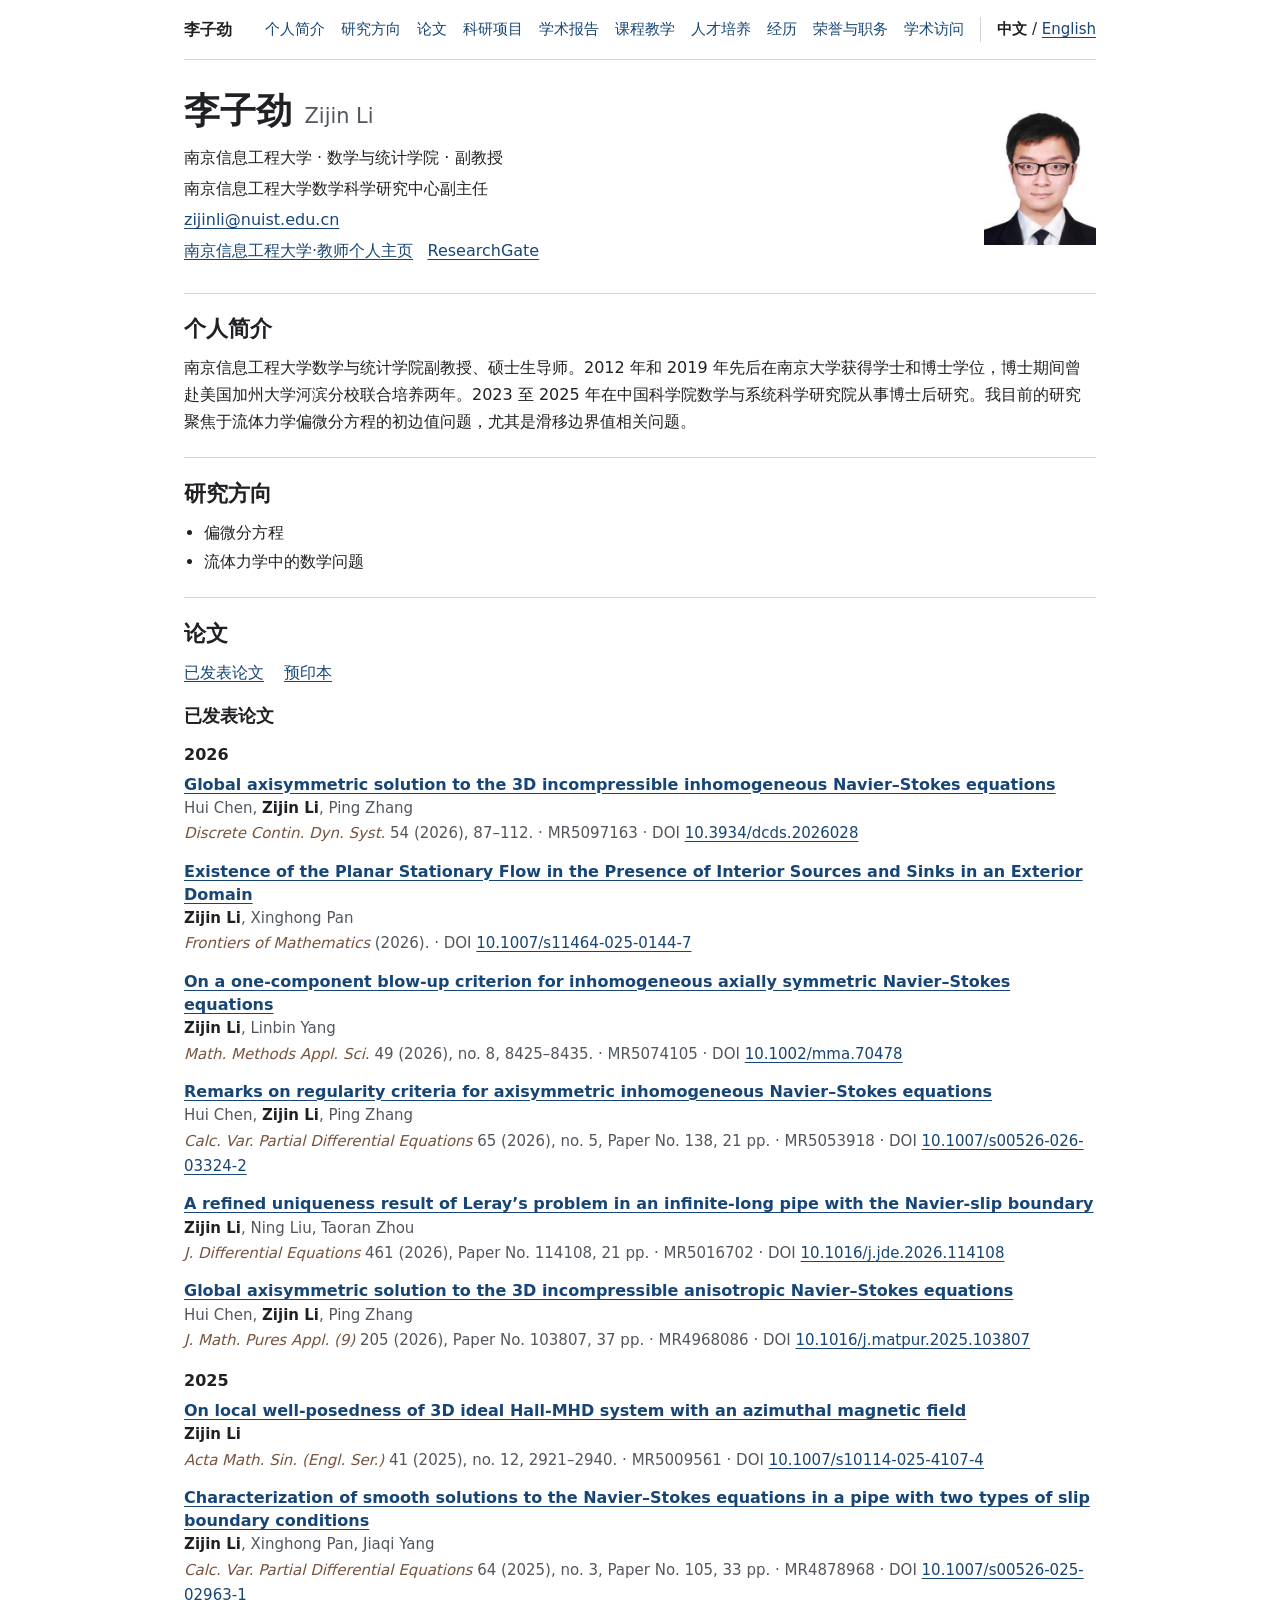
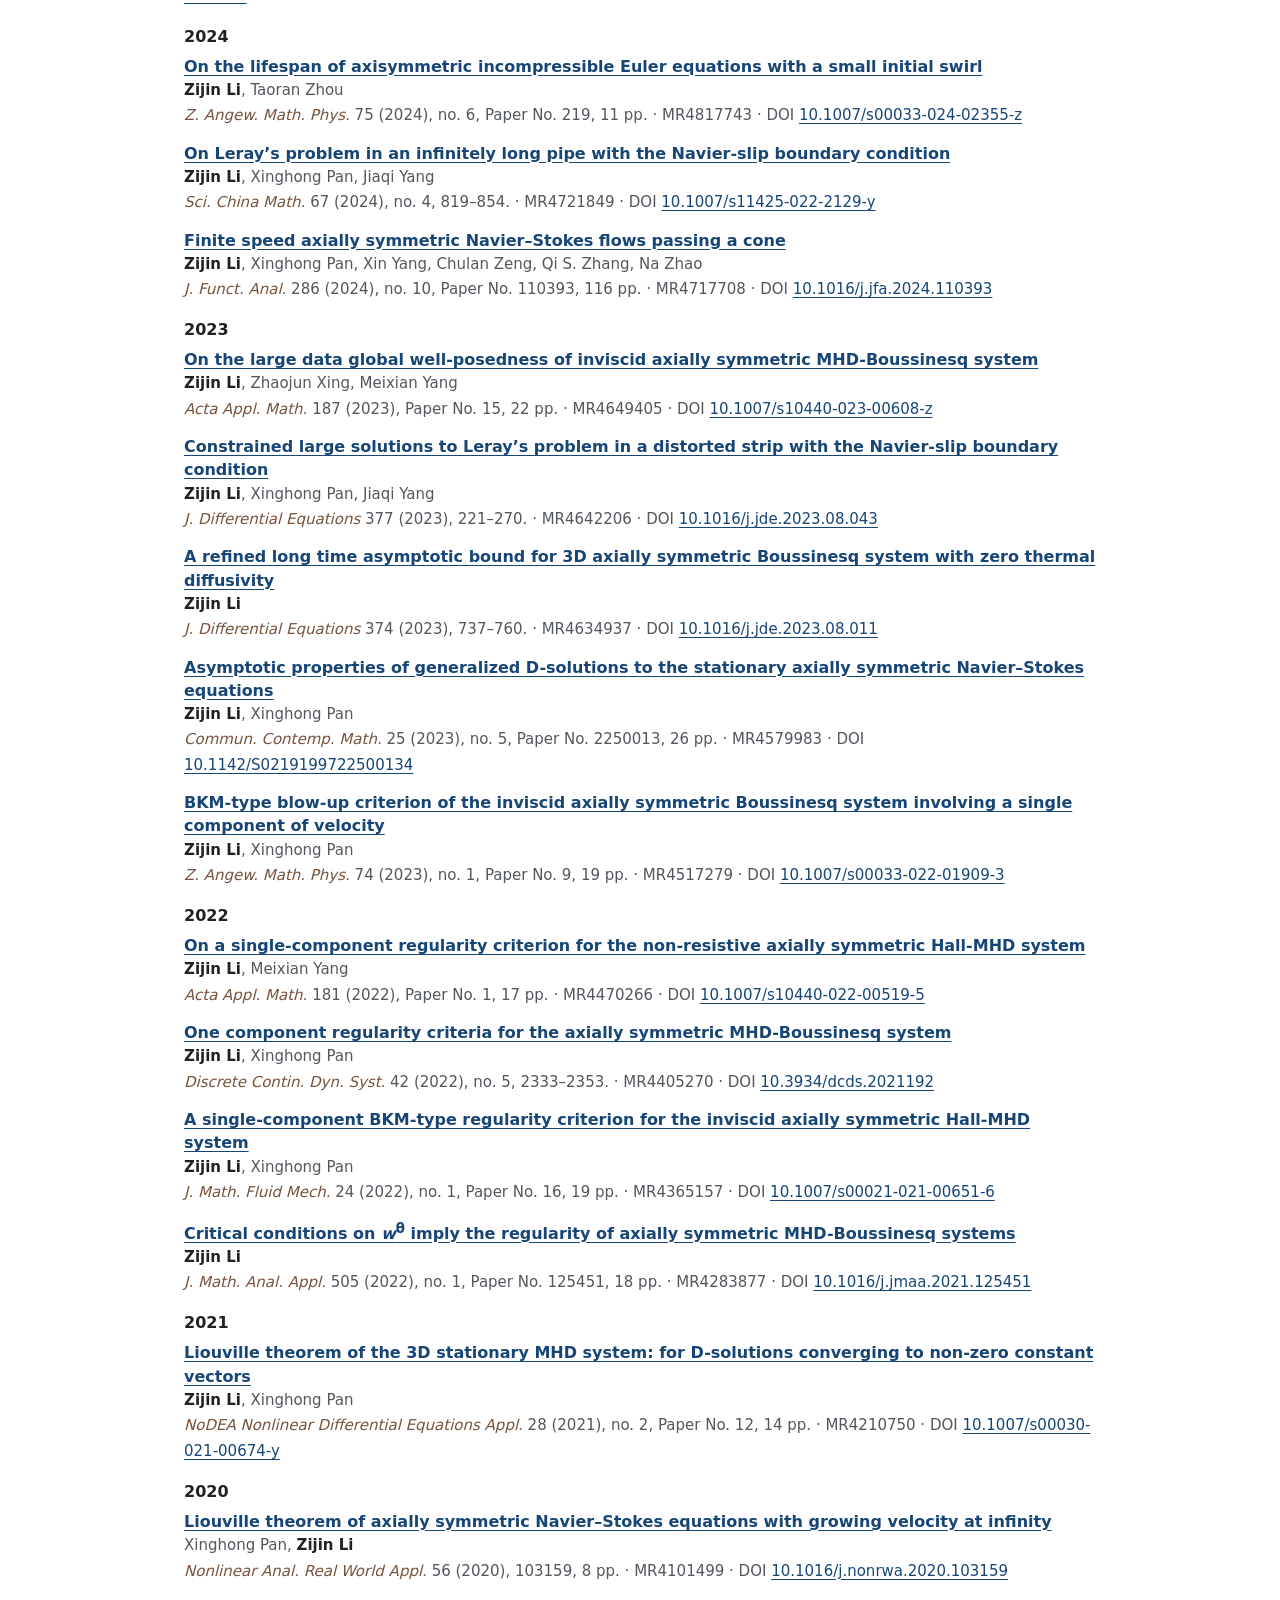
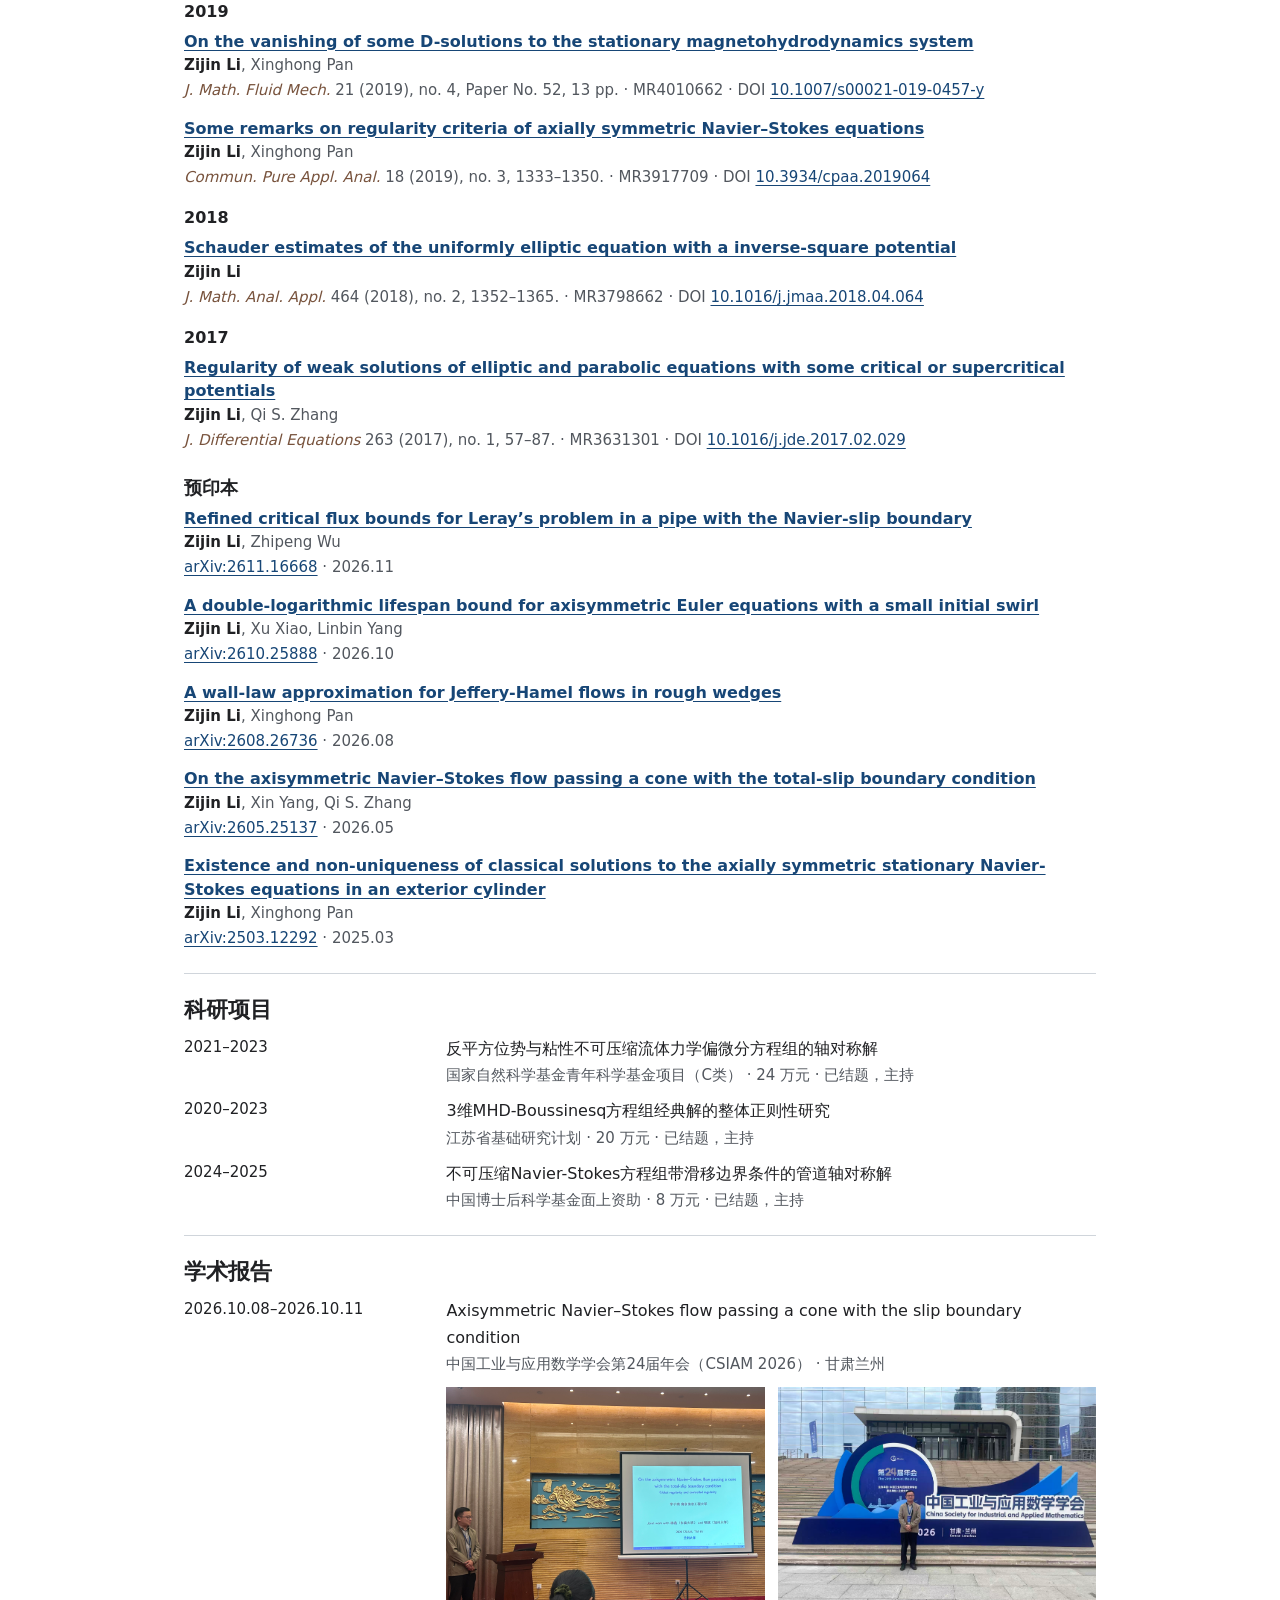
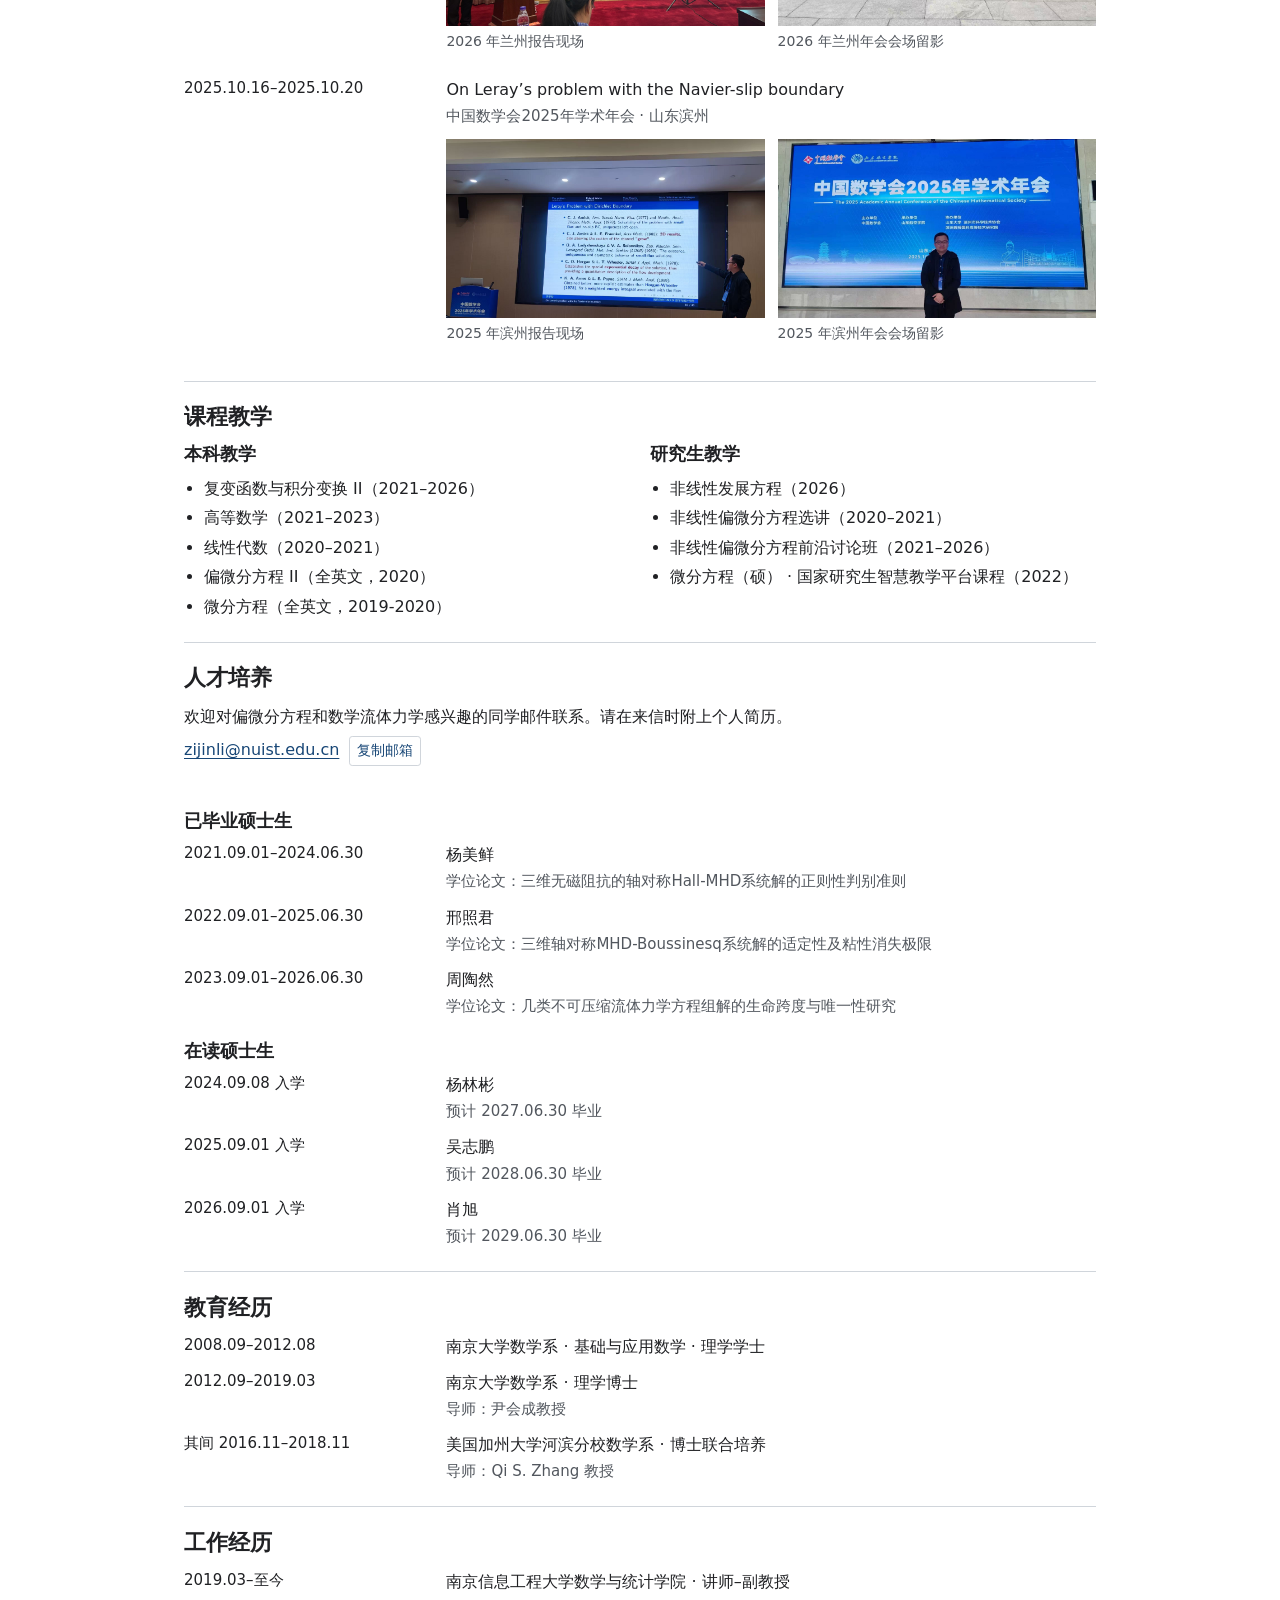
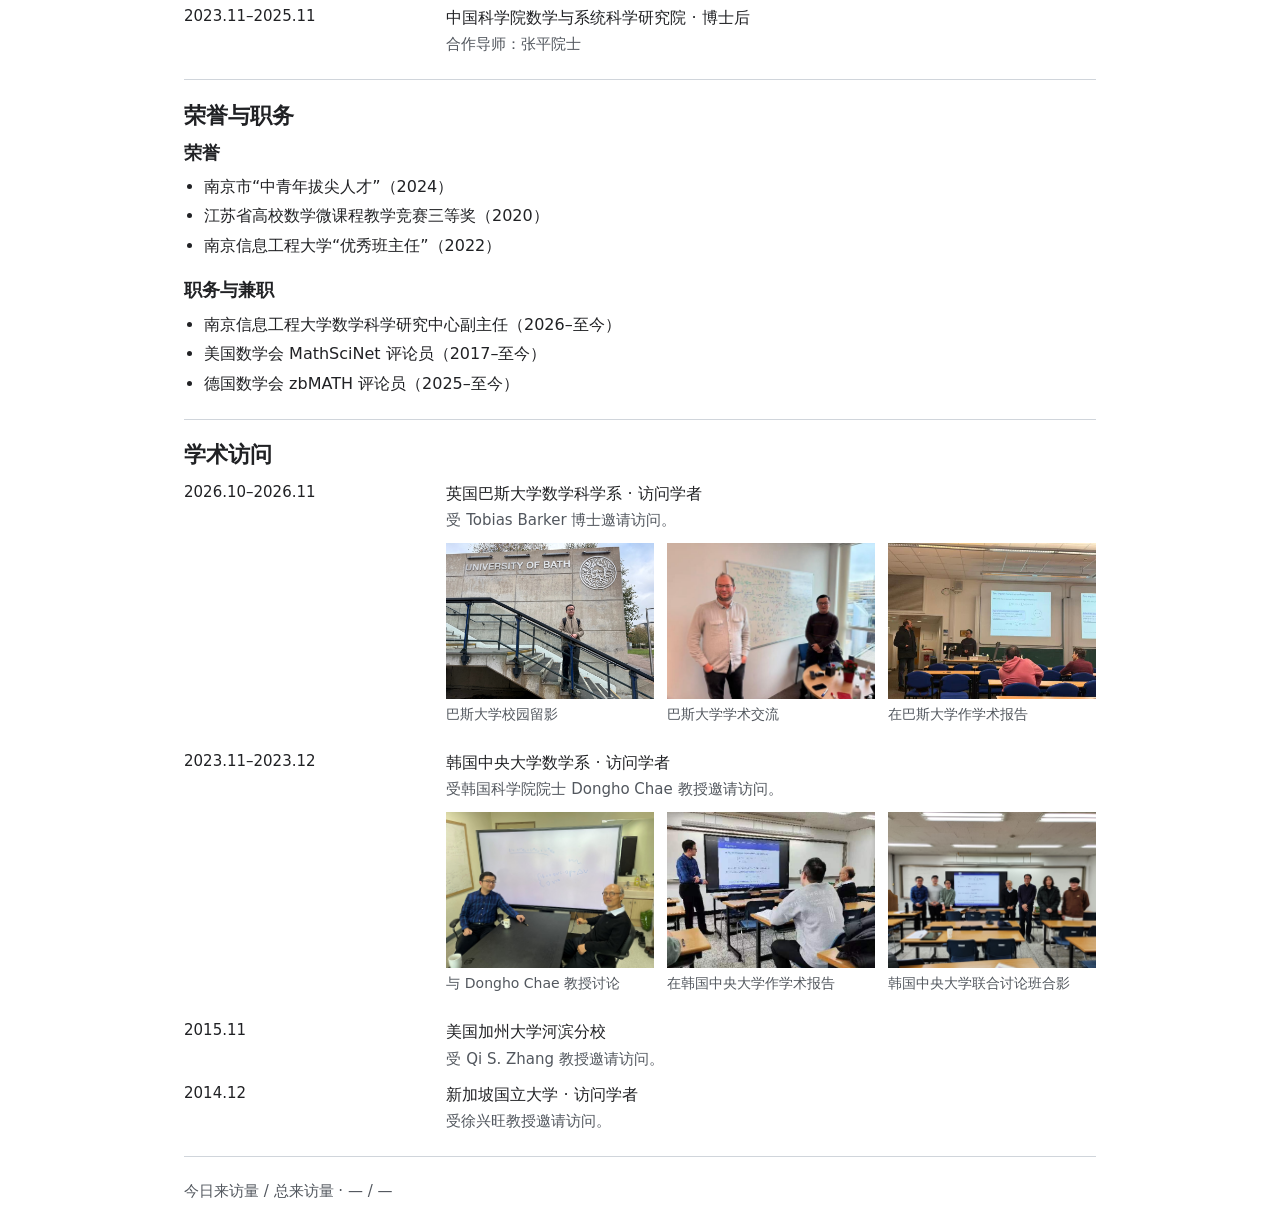
<file: zh.html>
<!doctype html>
<html lang="zh-CN">
<head>
  <meta charset="utf-8">
  <meta name="viewport" content="width=device-width, initial-scale=1">
  <meta name="description" content="南京信息工程大学 · 数学与统计学院 · 副教授">
  <title>李子劲 | 个人学术主页</title>
  <link rel="stylesheet" href="styles.css">
</head>
<body>
  <a class="skip" href="#main">跳到正文</a>
  <header class="site-header wrap">
    <a class="site-name" href="zh.html">李子劲</a>
    <nav class="main-nav" aria-label="页面导航">
      <a href="#about">个人简介</a>
      <a href="#research">研究方向</a>
      <a href="#publications">论文</a>
      <a href="#projects">科研项目</a>
      <a href="#talks">学术报告</a>
      <a href="#teaching">课程教学</a>
      <a href="#supervision">人才培养</a>
      <a href="#education">经历</a>
      <a href="#honors">荣誉与职务</a>
      <a href="#visits">学术访问</a>
    </nav>
    <nav class="languages" aria-label="语言切换"><span lang="zh-CN" aria-current="page">中文</span><span aria-hidden="true"> / </span><a lang="en" hreflang="en" href="index.html">English</a></nav>
  </header>
  <main id="main" class="wrap">
    <div class="profile">
      <div>
        <h1>李子劲 <span lang="en">Zijin Li</span></h1>
        <p>南京信息工程大学 · 数学与统计学院 · 副教授</p>
        <p>南京信息工程大学数学科学研究中心副主任</p>
        <p><a href="mailto:zijinli@nuist.edu.cn">zijinli@nuist.edu.cn</a></p>
        <p class="profile-links">
          <a href="https://faculty.nuist.edu.cn/zijinli/zh_CN/index.htm" target="_blank" rel="noopener">南京信息工程大学·教师个人主页</a>
          <a href="https://www.researchgate.net/profile/Zijin-Li-4" target="_blank" rel="noopener">ResearchGate</a>
        </p>
      </div>
      <img src="profile.jpg" alt="李子劲" width="262" height="323">
    </div>
    <section id="about">
      <h2>个人简介</h2>
      <p>南京信息工程大学数学与统计学院副教授、硕士生导师。2012 年和 2019 年先后在南京大学获得学士和博士学位，博士期间曾赴美国加州大学河滨分校联合培养两年。2023 至 2025 年在中国科学院数学与系统科学研究院从事博士后研究。我目前的研究聚焦于流体力学偏微分方程的初边值问题，尤其是滑移边界值相关问题。</p>
    </section>
    <section id="research">
      <h2>研究方向</h2>
      <ul class="text-list"><li>偏微分方程</li><li>流体力学中的数学问题</li></ul>
    </section>
    <section id="publications">
      <h2>论文</h2>
      <p class="publication-links"><a href="#published">已发表论文</a><a href="#preprints">预印本</a></p>
      <div id="published" class="publication-group">
        <h3>已发表论文</h3>
        <h4>2026</h4><ul class="papers" lang="en">
      <li class="paper">
        <p class="paper-title"><a href="https://doi.org/10.3934/dcds.2026028" target="_blank" rel="noopener">Global axisymmetric solution to the 3D incompressible inhomogeneous Navier–Stokes equations</a></p>
        <p class="paper-authors">Hui Chen, <strong>Zijin Li</strong>, Ping Zhang</p>
        <p class="paper-citation"><cite>Discrete Contin. Dyn. Syst.</cite> 54 (2026), 87–112. · MR5097163 · DOI <a class="doi" href="https://doi.org/10.3934/dcds.2026028" target="_blank" rel="noopener">10.3934/dcds.2026028</a></p>
      </li>
      <li class="paper">
        <p class="paper-title"><a href="https://doi.org/10.1007/s11464-025-0144-7" target="_blank" rel="noopener">Existence of the Planar Stationary Flow in the Presence of Interior Sources and Sinks in an Exterior Domain</a></p>
        <p class="paper-authors"><strong>Zijin Li</strong>, Xinghong Pan</p>
        <p class="paper-citation"><cite>Frontiers of Mathematics</cite> (2026). · DOI <a class="doi" href="https://doi.org/10.1007/s11464-025-0144-7" target="_blank" rel="noopener">10.1007/s11464-025-0144-7</a></p>
      </li>
      <li class="paper">
        <p class="paper-title"><a href="https://doi.org/10.1002/mma.70478" target="_blank" rel="noopener">On a one-component blow-up criterion for inhomogeneous axially symmetric Navier–Stokes equations</a></p>
        <p class="paper-authors"><strong>Zijin Li</strong>, Linbin Yang</p>
        <p class="paper-citation"><cite>Math. Methods Appl. Sci.</cite> 49 (2026), no. 8, 8425–8435. · MR5074105 · DOI <a class="doi" href="https://doi.org/10.1002/mma.70478" target="_blank" rel="noopener">10.1002/mma.70478</a></p>
      </li>
      <li class="paper">
        <p class="paper-title"><a href="https://doi.org/10.1007/s00526-026-03324-2" target="_blank" rel="noopener">Remarks on regularity criteria for axisymmetric inhomogeneous Navier–Stokes equations</a></p>
        <p class="paper-authors">Hui Chen, <strong>Zijin Li</strong>, Ping Zhang</p>
        <p class="paper-citation"><cite>Calc. Var. Partial Differential Equations</cite> 65 (2026), no. 5, Paper No. 138, 21 pp. · MR5053918 · DOI <a class="doi" href="https://doi.org/10.1007/s00526-026-03324-2" target="_blank" rel="noopener">10.1007/s00526-026-03324-2</a></p>
      </li>
      <li class="paper">
        <p class="paper-title"><a href="https://doi.org/10.1016/j.jde.2026.114108" target="_blank" rel="noopener">A refined uniqueness result of Leray’s problem in an infinite-long pipe with the Navier-slip boundary</a></p>
        <p class="paper-authors"><strong>Zijin Li</strong>, Ning Liu, Taoran Zhou</p>
        <p class="paper-citation"><cite>J. Differential Equations</cite> 461 (2026), Paper No. 114108, 21 pp. · MR5016702 · DOI <a class="doi" href="https://doi.org/10.1016/j.jde.2026.114108" target="_blank" rel="noopener">10.1016/j.jde.2026.114108</a></p>
      </li>
      <li class="paper">
        <p class="paper-title"><a href="https://doi.org/10.1016/j.matpur.2025.103807" target="_blank" rel="noopener">Global axisymmetric solution to the 3D incompressible anisotropic Navier–Stokes equations</a></p>
        <p class="paper-authors">Hui Chen, <strong>Zijin Li</strong>, Ping Zhang</p>
        <p class="paper-citation"><cite>J. Math. Pures Appl. (9)</cite> 205 (2026), Paper No. 103807, 37 pp. · MR4968086 · DOI <a class="doi" href="https://doi.org/10.1016/j.matpur.2025.103807" target="_blank" rel="noopener">10.1016/j.matpur.2025.103807</a></p>
      </li>
  </ul>
        <h4>2025</h4><ul class="papers" lang="en">
      <li class="paper">
        <p class="paper-title"><a href="https://doi.org/10.1007/s10114-025-4107-4" target="_blank" rel="noopener">On local well-posedness of 3D ideal Hall-MHD system with an azimuthal magnetic field</a></p>
        <p class="paper-authors"><strong>Zijin Li</strong></p>
        <p class="paper-citation"><cite>Acta Math. Sin. (Engl. Ser.)</cite> 41 (2025), no. 12, 2921–2940. · MR5009561 · DOI <a class="doi" href="https://doi.org/10.1007/s10114-025-4107-4" target="_blank" rel="noopener">10.1007/s10114-025-4107-4</a></p>
      </li>
      <li class="paper">
        <p class="paper-title"><a href="https://doi.org/10.1007/s00526-025-02963-1" target="_blank" rel="noopener">Characterization of smooth solutions to the Navier–Stokes equations in a pipe with two types of slip boundary conditions</a></p>
        <p class="paper-authors"><strong>Zijin Li</strong>, Xinghong Pan, Jiaqi Yang</p>
        <p class="paper-citation"><cite>Calc. Var. Partial Differential Equations</cite> 64 (2025), no. 3, Paper No. 105, 33 pp. · MR4878968 · DOI <a class="doi" href="https://doi.org/10.1007/s00526-025-02963-1" target="_blank" rel="noopener">10.1007/s00526-025-02963-1</a></p>
      </li>
  </ul>
        <h4>2024</h4><ul class="papers" lang="en">
      <li class="paper">
        <p class="paper-title"><a href="https://doi.org/10.1007/s00033-024-02355-z" target="_blank" rel="noopener">On the lifespan of axisymmetric incompressible Euler equations with a small initial swirl</a></p>
        <p class="paper-authors"><strong>Zijin Li</strong>, Taoran Zhou</p>
        <p class="paper-citation"><cite>Z. Angew. Math. Phys.</cite> 75 (2024), no. 6, Paper No. 219, 11 pp. · MR4817743 · DOI <a class="doi" href="https://doi.org/10.1007/s00033-024-02355-z" target="_blank" rel="noopener">10.1007/s00033-024-02355-z</a></p>
      </li>
      <li class="paper">
        <p class="paper-title"><a href="https://doi.org/10.1007/s11425-022-2129-y" target="_blank" rel="noopener">On Leray’s problem in an infinitely long pipe with the Navier-slip boundary condition</a></p>
        <p class="paper-authors"><strong>Zijin Li</strong>, Xinghong Pan, Jiaqi Yang</p>
        <p class="paper-citation"><cite>Sci. China Math.</cite> 67 (2024), no. 4, 819–854. · MR4721849 · DOI <a class="doi" href="https://doi.org/10.1007/s11425-022-2129-y" target="_blank" rel="noopener">10.1007/s11425-022-2129-y</a></p>
      </li>
      <li class="paper">
        <p class="paper-title"><a href="https://doi.org/10.1016/j.jfa.2024.110393" target="_blank" rel="noopener">Finite speed axially symmetric Navier–Stokes flows passing a cone</a></p>
        <p class="paper-authors"><strong>Zijin Li</strong>, Xinghong Pan, Xin Yang, Chulan Zeng, Qi S. Zhang, Na Zhao</p>
        <p class="paper-citation"><cite>J. Funct. Anal.</cite> 286 (2024), no. 10, Paper No. 110393, 116 pp. · MR4717708 · DOI <a class="doi" href="https://doi.org/10.1016/j.jfa.2024.110393" target="_blank" rel="noopener">10.1016/j.jfa.2024.110393</a></p>
      </li>
  </ul>
        <h4>2023</h4><ul class="papers" lang="en">
      <li class="paper">
        <p class="paper-title"><a href="https://doi.org/10.1007/s10440-023-00608-z" target="_blank" rel="noopener">On the large data global well-posedness of inviscid axially symmetric MHD-Boussinesq system</a></p>
        <p class="paper-authors"><strong>Zijin Li</strong>, Zhaojun Xing, Meixian Yang</p>
        <p class="paper-citation"><cite>Acta Appl. Math.</cite> 187 (2023), Paper No. 15, 22 pp. · MR4649405 · DOI <a class="doi" href="https://doi.org/10.1007/s10440-023-00608-z" target="_blank" rel="noopener">10.1007/s10440-023-00608-z</a></p>
      </li>
      <li class="paper">
        <p class="paper-title"><a href="https://doi.org/10.1016/j.jde.2023.08.043" target="_blank" rel="noopener">Constrained large solutions to Leray’s problem in a distorted strip with the Navier-slip boundary condition</a></p>
        <p class="paper-authors"><strong>Zijin Li</strong>, Xinghong Pan, Jiaqi Yang</p>
        <p class="paper-citation"><cite>J. Differential Equations</cite> 377 (2023), 221–270. · MR4642206 · DOI <a class="doi" href="https://doi.org/10.1016/j.jde.2023.08.043" target="_blank" rel="noopener">10.1016/j.jde.2023.08.043</a></p>
      </li>
      <li class="paper">
        <p class="paper-title"><a href="https://doi.org/10.1016/j.jde.2023.08.011" target="_blank" rel="noopener">A refined long time asymptotic bound for 3D axially symmetric Boussinesq system with zero thermal diffusivity</a></p>
        <p class="paper-authors"><strong>Zijin Li</strong></p>
        <p class="paper-citation"><cite>J. Differential Equations</cite> 374 (2023), 737–760. · MR4634937 · DOI <a class="doi" href="https://doi.org/10.1016/j.jde.2023.08.011" target="_blank" rel="noopener">10.1016/j.jde.2023.08.011</a></p>
      </li>
      <li class="paper">
        <p class="paper-title"><a href="https://doi.org/10.1142/S0219199722500134" target="_blank" rel="noopener">Asymptotic properties of generalized D-solutions to the stationary axially symmetric Navier–Stokes equations</a></p>
        <p class="paper-authors"><strong>Zijin Li</strong>, Xinghong Pan</p>
        <p class="paper-citation"><cite>Commun. Contemp. Math.</cite> 25 (2023), no. 5, Paper No. 2250013, 26 pp. · MR4579983 · DOI <a class="doi" href="https://doi.org/10.1142/S0219199722500134" target="_blank" rel="noopener">10.1142/S0219199722500134</a></p>
      </li>
      <li class="paper">
        <p class="paper-title"><a href="https://doi.org/10.1007/s00033-022-01909-3" target="_blank" rel="noopener">BKM-type blow-up criterion of the inviscid axially symmetric Boussinesq system involving a single component of velocity</a></p>
        <p class="paper-authors"><strong>Zijin Li</strong>, Xinghong Pan</p>
        <p class="paper-citation"><cite>Z. Angew. Math. Phys.</cite> 74 (2023), no. 1, Paper No. 9, 19 pp. · MR4517279 · DOI <a class="doi" href="https://doi.org/10.1007/s00033-022-01909-3" target="_blank" rel="noopener">10.1007/s00033-022-01909-3</a></p>
      </li>
  </ul>
        <h4>2022</h4><ul class="papers" lang="en">
      <li class="paper">
        <p class="paper-title"><a href="https://doi.org/10.1007/s10440-022-00519-5" target="_blank" rel="noopener">On a single-component regularity criterion for the non-resistive axially symmetric Hall-MHD system</a></p>
        <p class="paper-authors"><strong>Zijin Li</strong>, Meixian Yang</p>
        <p class="paper-citation"><cite>Acta Appl. Math.</cite> 181 (2022), Paper No. 1, 17 pp. · MR4470266 · DOI <a class="doi" href="https://doi.org/10.1007/s10440-022-00519-5" target="_blank" rel="noopener">10.1007/s10440-022-00519-5</a></p>
      </li>
      <li class="paper">
        <p class="paper-title"><a href="https://doi.org/10.3934/dcds.2021192" target="_blank" rel="noopener">One component regularity criteria for the axially symmetric MHD-Boussinesq system</a></p>
        <p class="paper-authors"><strong>Zijin Li</strong>, Xinghong Pan</p>
        <p class="paper-citation"><cite>Discrete Contin. Dyn. Syst.</cite> 42 (2022), no. 5, 2333–2353. · MR4405270 · DOI <a class="doi" href="https://doi.org/10.3934/dcds.2021192" target="_blank" rel="noopener">10.3934/dcds.2021192</a></p>
      </li>
      <li class="paper">
        <p class="paper-title"><a href="https://doi.org/10.1007/s00021-021-00651-6" target="_blank" rel="noopener">A single-component BKM-type regularity criterion for the inviscid axially symmetric Hall-MHD system</a></p>
        <p class="paper-authors"><strong>Zijin Li</strong>, Xinghong Pan</p>
        <p class="paper-citation"><cite>J. Math. Fluid Mech.</cite> 24 (2022), no. 1, Paper No. 16, 19 pp. · MR4365157 · DOI <a class="doi" href="https://doi.org/10.1007/s00021-021-00651-6" target="_blank" rel="noopener">10.1007/s00021-021-00651-6</a></p>
      </li>
      <li class="paper">
        <p class="paper-title"><a href="https://doi.org/10.1016/j.jmaa.2021.125451" target="_blank" rel="noopener">Critical conditions on <i>w</i><sup>θ</sup> imply the regularity of axially symmetric MHD-Boussinesq systems</a></p>
        <p class="paper-authors"><strong>Zijin Li</strong></p>
        <p class="paper-citation"><cite>J. Math. Anal. Appl.</cite> 505 (2022), no. 1, Paper No. 125451, 18 pp. · MR4283877 · DOI <a class="doi" href="https://doi.org/10.1016/j.jmaa.2021.125451" target="_blank" rel="noopener">10.1016/j.jmaa.2021.125451</a></p>
      </li>
  </ul>
        <h4>2021</h4><ul class="papers" lang="en">
      <li class="paper">
        <p class="paper-title"><a href="https://doi.org/10.1007/s00030-021-00674-y" target="_blank" rel="noopener">Liouville theorem of the 3D stationary MHD system: for D-solutions converging to non-zero constant vectors</a></p>
        <p class="paper-authors"><strong>Zijin Li</strong>, Xinghong Pan</p>
        <p class="paper-citation"><cite>NoDEA Nonlinear Differential Equations Appl.</cite> 28 (2021), no. 2, Paper No. 12, 14 pp. · MR4210750 · DOI <a class="doi" href="https://doi.org/10.1007/s00030-021-00674-y" target="_blank" rel="noopener">10.1007/s00030-021-00674-y</a></p>
      </li>
  </ul>
        <h4>2020</h4><ul class="papers" lang="en">
      <li class="paper">
        <p class="paper-title"><a href="https://doi.org/10.1016/j.nonrwa.2020.103159" target="_blank" rel="noopener">Liouville theorem of axially symmetric Navier–Stokes equations with growing velocity at infinity</a></p>
        <p class="paper-authors">Xinghong Pan, <strong>Zijin Li</strong></p>
        <p class="paper-citation"><cite>Nonlinear Anal. Real World Appl.</cite> 56 (2020), 103159, 8 pp. · MR4101499 · DOI <a class="doi" href="https://doi.org/10.1016/j.nonrwa.2020.103159" target="_blank" rel="noopener">10.1016/j.nonrwa.2020.103159</a></p>
      </li>
  </ul>
        <h4>2019</h4><ul class="papers" lang="en">
      <li class="paper">
        <p class="paper-title"><a href="https://doi.org/10.1007/s00021-019-0457-y" target="_blank" rel="noopener">On the vanishing of some D-solutions to the stationary magnetohydrodynamics system</a></p>
        <p class="paper-authors"><strong>Zijin Li</strong>, Xinghong Pan</p>
        <p class="paper-citation"><cite>J. Math. Fluid Mech.</cite> 21 (2019), no. 4, Paper No. 52, 13 pp. · MR4010662 · DOI <a class="doi" href="https://doi.org/10.1007/s00021-019-0457-y" target="_blank" rel="noopener">10.1007/s00021-019-0457-y</a></p>
      </li>
      <li class="paper">
        <p class="paper-title"><a href="https://doi.org/10.3934/cpaa.2019064" target="_blank" rel="noopener">Some remarks on regularity criteria of axially symmetric Navier–Stokes equations</a></p>
        <p class="paper-authors"><strong>Zijin Li</strong>, Xinghong Pan</p>
        <p class="paper-citation"><cite>Commun. Pure Appl. Anal.</cite> 18 (2019), no. 3, 1333–1350. · MR3917709 · DOI <a class="doi" href="https://doi.org/10.3934/cpaa.2019064" target="_blank" rel="noopener">10.3934/cpaa.2019064</a></p>
      </li>
  </ul>
        <h4>2018</h4><ul class="papers" lang="en">
      <li class="paper">
        <p class="paper-title"><a href="https://doi.org/10.1016/j.jmaa.2018.04.064" target="_blank" rel="noopener">Schauder estimates of the uniformly elliptic equation with a inverse-square potential</a></p>
        <p class="paper-authors"><strong>Zijin Li</strong></p>
        <p class="paper-citation"><cite>J. Math. Anal. Appl.</cite> 464 (2018), no. 2, 1352–1365. · MR3798662 · DOI <a class="doi" href="https://doi.org/10.1016/j.jmaa.2018.04.064" target="_blank" rel="noopener">10.1016/j.jmaa.2018.04.064</a></p>
      </li>
  </ul>
        <h4>2017</h4><ul class="papers" lang="en">
      <li class="paper">
        <p class="paper-title"><a href="https://doi.org/10.1016/j.jde.2017.02.029" target="_blank" rel="noopener">Regularity of weak solutions of elliptic and parabolic equations with some critical or supercritical potentials</a></p>
        <p class="paper-authors"><strong>Zijin Li</strong>, Qi S. Zhang</p>
        <p class="paper-citation"><cite>J. Differential Equations</cite> 263 (2017), no. 1, 57–87. · MR3631301 · DOI <a class="doi" href="https://doi.org/10.1016/j.jde.2017.02.029" target="_blank" rel="noopener">10.1016/j.jde.2017.02.029</a></p>
      </li>
  </ul>
      </div>
      <div id="preprints" class="publication-group">
        <h3>预印本</h3>
        <ul class="papers" lang="en">
      <li class="paper">
        <p class="paper-title"><a href="https://arxiv.org/abs/2611.16668" target="_blank" rel="noopener">Refined critical flux bounds for Leray’s problem in a pipe with the Navier-slip boundary</a></p>
        <p class="paper-authors"><strong>Zijin Li</strong>, Zhipeng Wu</p>
        <p class="paper-citation"><a href="https://arxiv.org/abs/2611.16668" target="_blank" rel="noopener">arXiv:2611.16668</a> · <time datetime="2026-11">2026.11</time></p>
      </li>
      <li class="paper">
        <p class="paper-title"><a href="https://arxiv.org/abs/2610.25888" target="_blank" rel="noopener">A double-logarithmic lifespan bound for axisymmetric Euler equations with a small initial swirl</a></p>
        <p class="paper-authors"><strong>Zijin Li</strong>, Xu Xiao, Linbin Yang</p>
        <p class="paper-citation"><a href="https://arxiv.org/abs/2610.25888" target="_blank" rel="noopener">arXiv:2610.25888</a> · <time datetime="2026-10">2026.10</time></p>
      </li>
      <li class="paper">
        <p class="paper-title"><a href="https://arxiv.org/abs/2608.26736" target="_blank" rel="noopener">A wall-law approximation for Jeffery-Hamel flows in rough wedges</a></p>
        <p class="paper-authors"><strong>Zijin Li</strong>, Xinghong Pan</p>
        <p class="paper-citation"><a href="https://arxiv.org/abs/2608.26736" target="_blank" rel="noopener">arXiv:2608.26736</a> · <time datetime="2026-08">2026.08</time></p>
      </li>
      <li class="paper">
        <p class="paper-title"><a href="https://arxiv.org/abs/2605.25137" target="_blank" rel="noopener">On the axisymmetric Navier–Stokes flow passing a cone with the total-slip boundary condition</a></p>
        <p class="paper-authors"><strong>Zijin Li</strong>, Xin Yang, Qi S. Zhang</p>
        <p class="paper-citation"><a href="https://arxiv.org/abs/2605.25137" target="_blank" rel="noopener">arXiv:2605.25137</a> · <time datetime="2026-05">2026.05</time></p>
      </li>
      <li class="paper">
        <p class="paper-title"><a href="https://arxiv.org/abs/2503.12292" target="_blank" rel="noopener">Existence and non-uniqueness of classical solutions to the axially symmetric stationary Navier-Stokes equations in an exterior cylinder</a></p>
        <p class="paper-authors"><strong>Zijin Li</strong>, Xinghong Pan</p>
        <p class="paper-citation"><a href="https://arxiv.org/abs/2503.12292" target="_blank" rel="noopener">arXiv:2503.12292</a> · <time datetime="2025-03">2025.03</time></p>
      </li>
  </ul>
      </div>
    </section>
    <section id="projects">
      <h2>科研项目</h2>
      <ul class="timeline">
    <li>
      <span class="date">2021–2023</span>
      <div>
        反平方位势与粘性不可压缩流体力学偏微分方程组的轴对称解<p class="timeline-note">国家自然科学基金青年科学基金项目（C类） · 24 万元 · 已结题，主持</p>
        
      </div>
    </li>
    <li>
      <span class="date">2020–2023</span>
      <div>
        3维MHD-Boussinesq方程组经典解的整体正则性研究<p class="timeline-note">江苏省基础研究计划 · 20 万元 · 已结题，主持</p>
        
      </div>
    </li>
    <li>
      <span class="date">2024–2025</span>
      <div>
        不可压缩Navier-Stokes方程组带滑移边界条件的管道轴对称解<p class="timeline-note">中国博士后科学基金面上资助 · 8 万元 · 已结题，主持</p>
        
      </div>
    </li>
  </ul>
    </section>
    <section id="talks">
      <h2>学术报告</h2>
      <ul class="timeline">
    <li>
      <span class="date">2026.10.08–2026.10.11</span>
      <div>
        Axisymmetric Navier–Stokes flow passing a cone with the slip boundary condition<p class="timeline-note">中国工业与应用数学学会第24届年会（CSIAM 2026） · 甘肃兰州</p>
        <div class="photo-gallery"><figure>
      <a href="photos/lanzhou-2026-talk.jpg"><img src="photos/lanzhou-2026-talk.jpg" width="4032" height="3024" loading="lazy" alt="2026 年兰州报告现场"></a>
      <figcaption>2026 年兰州报告现场</figcaption>
    </figure><figure>
      <a href="photos/lanzhou-2026-venue.jpg"><img src="photos/lanzhou-2026-venue.jpg" width="1707" height="1280" loading="lazy" alt="2026 年兰州年会会场留影"></a>
      <figcaption>2026 年兰州年会会场留影</figcaption>
    </figure></div>
      </div>
    </li>
    <li>
      <span class="date">2025.10.16–2025.10.20</span>
      <div>
        On Leray’s problem with the Navier-slip boundary<p class="timeline-note">中国数学会2025年学术年会 · 山东滨州</p>
        <div class="photo-gallery"><figure>
      <a href="photos/binzhou-2025-talk.jpg"><img src="photos/binzhou-2025-talk.jpg" width="2275" height="1279" loading="lazy" alt="2025 年滨州报告现场"></a>
      <figcaption>2025 年滨州报告现场</figcaption>
    </figure><figure>
      <a href="photos/binzhou-2025-venue.jpg"><img src="photos/binzhou-2025-venue.jpg" width="2276" height="1280" loading="lazy" alt="2025 年滨州年会会场留影"></a>
      <figcaption>2025 年滨州年会会场留影</figcaption>
    </figure></div>
      </div>
    </li>
  </ul>
    </section>
    <section id="teaching">
      <h2>课程教学</h2>
      <div class="teaching-columns">
        <div class="grouped-section">
          <h3>本科教学</h3>
          <ul class="text-list"><li>复变函数与积分变换 II（2021–2026）</li><li>高等数学（2021–2023）</li><li>线性代数（2020–2021）</li><li>偏微分方程 II（全英文，2020）</li><li>微分方程（全英文，2019-2020）</li></ul>
        </div>
        <div class="grouped-section">
          <h3>研究生教学</h3>
          <ul class="text-list"><li>非线性发展方程（2026）</li><li>非线性偏微分方程选讲（2020–2021）</li><li>非线性偏微分方程前沿讨论班（2021–2026）</li><li>微分方程（硕） · 国家研究生智慧教学平台课程（2022）</li></ul>
        </div>
      </div>
    </section>
    <section id="supervision" class="grouped-section">
      <h2>人才培养</h2>
      <p>欢迎对偏微分方程和数学流体力学感兴趣的同学邮件联系。请在来信时附上个人简历。</p>
      <p class="supervision-email">
        <a href="mailto:zijinli@nuist.edu.cn">zijinli@nuist.edu.cn</a>
        <button type="button" data-copied="已复制邮箱" data-selected="邮箱已选中，可手动复制。" hidden>复制邮箱</button>
        <span role="status"></span>
      </p>
      <h3>已毕业硕士生</h3>
      <ul class="timeline">
    <li>
      <span class="date">2021.09.01–2024.06.30</span>
      <div>
        杨美鲜<p class="timeline-note">学位论文：三维无磁阻抗的轴对称Hall-MHD系统解的正则性判别准则</p>
        
      </div>
    </li>
    <li>
      <span class="date">2022.09.01–2025.06.30</span>
      <div>
        邢照君<p class="timeline-note">学位论文：三维轴对称MHD-Boussinesq系统解的适定性及粘性消失极限</p>
        
      </div>
    </li>
    <li>
      <span class="date">2023.09.01–2026.06.30</span>
      <div>
        周陶然<p class="timeline-note">学位论文：几类不可压缩流体力学方程组解的生命跨度与唯一性研究</p>
        
      </div>
    </li>
  </ul>
      <h3>在读硕士生</h3>
      <ul class="timeline">
    <li>
      <span class="date">2024.09.08 入学</span>
      <div>
        杨林彬<p class="timeline-note">预计 2027.06.30 毕业</p>
        
      </div>
    </li>
    <li>
      <span class="date">2025.09.01 入学</span>
      <div>
        吴志鹏<p class="timeline-note">预计 2028.06.30 毕业</p>
        
      </div>
    </li>
    <li>
      <span class="date">2026.09.01 入学</span>
      <div>
        肖旭<p class="timeline-note">预计 2029.06.30 毕业</p>
        
      </div>
    </li>
  </ul>
    </section>
    <section id="education">
      <h2>教育经历</h2>
      <ul class="timeline">
    <li>
      <span class="date">2008.09–2012.08</span>
      <div>
        南京大学数学系 · 基础与应用数学 · 理学学士
        
      </div>
    </li>
    <li>
      <span class="date">2012.09–2019.03</span>
      <div>
        南京大学数学系 · 理学博士<p class="timeline-note">导师：尹会成教授</p>
        
      </div>
    </li>
    <li>
      <span class="date">其间 2016.11–2018.11</span>
      <div>
        美国加州大学河滨分校数学系 · 博士联合培养<p class="timeline-note">导师：Qi S. Zhang 教授</p>
        
      </div>
    </li>
  </ul>
    </section>
    <section id="work">
      <h2>工作经历</h2>
      <ul class="timeline">
    <li>
      <span class="date">2019.03–至今</span>
      <div>
        南京信息工程大学数学与统计学院 · 讲师–副教授
        
      </div>
    </li>
    <li>
      <span class="date">2023.11–2025.11</span>
      <div>
        中国科学院数学与系统科学研究院 · 博士后<p class="timeline-note">合作导师：张平院士</p>
        
      </div>
    </li>
  </ul>
    </section>
    <section id="honors" class="grouped-section">
      <h2>荣誉与职务</h2>
      <h3>荣誉</h3>
      <ul class="text-list"><li>南京市“中青年拔尖人才”（2024）</li><li>江苏省高校数学微课程教学竞赛三等奖（2020）</li><li>南京信息工程大学“优秀班主任”（2022）</li></ul>
      <h3>职务与兼职</h3>
      <ul class="text-list"><li>南京信息工程大学数学科学研究中心副主任（2026–至今）</li><li>美国数学会 MathSciNet 评论员（2017–至今）</li><li>德国数学会 zbMATH 评论员（2025–至今）</li></ul>
    </section>
    <section id="visits">
      <h2>学术访问</h2>
      <ul class="timeline">
    <li>
      <span class="date">2026.10–2026.11</span>
      <div>
        英国巴斯大学数学科学系 · 访问学者<p class="timeline-note">受 Tobias Barker 博士邀请访问。</p>
        <div class="photo-gallery"><figure>
      <a href="photos/bath-campus.jpg"><img src="photos/bath-campus.jpg" width="803" height="602" loading="lazy" alt="巴斯大学校园留影"></a>
      <figcaption>巴斯大学校园留影</figcaption>
    </figure><figure>
      <a href="photos/bath-discussion.jpg"><img src="photos/bath-discussion.jpg" width="847" height="635" loading="lazy" alt="巴斯大学学术交流"></a>
      <figcaption>巴斯大学学术交流</figcaption>
    </figure><figure>
      <a href="photos/bath-talk.jpg"><img src="photos/bath-talk.jpg" width="818" height="613" loading="lazy" alt="在巴斯大学作学术报告"></a>
      <figcaption>在巴斯大学作学术报告</figcaption>
    </figure></div>
      </div>
    </li>
    <li>
      <span class="date">2023.11–2023.12</span>
      <div>
        韩国中央大学数学系 · 访问学者<p class="timeline-note">受韩国科学院院士 Dongho Chae 教授邀请访问。</p>
        <div class="photo-gallery"><figure>
      <a href="photos/korea-discussion.jpg"><img src="photos/korea-discussion.jpg" width="929" height="696" loading="lazy" alt="与 Dongho Chae 教授讨论"></a>
      <figcaption>与 Dongho Chae 教授讨论</figcaption>
    </figure><figure>
      <a href="photos/korea-talk.jpg"><img src="photos/korea-talk.jpg" width="600" height="800" loading="lazy" alt="在韩国中央大学作学术报告"></a>
      <figcaption>在韩国中央大学作学术报告</figcaption>
    </figure><figure>
      <a href="photos/korea-seminar.jpg"><img src="photos/korea-seminar.jpg" width="843" height="633" loading="lazy" alt="韩国中央大学联合讨论班合影"></a>
      <figcaption>韩国中央大学联合讨论班合影</figcaption>
    </figure></div>
      </div>
    </li>
    <li>
      <span class="date">2015.11</span>
      <div>
        美国加州大学河滨分校<p class="timeline-note">受 Qi S. Zhang 教授邀请访问。</p>
        
      </div>
    </li>
    <li>
      <span class="date">2014.12</span>
      <div>
        新加坡国立大学 · 访问学者<p class="timeline-note">受徐兴旺教授邀请访问。</p>
        
      </div>
    </li>
  </ul>
    </section>
    <footer>
      <p class="visit-counter">
        <span>今日来访量 / 总来访量 · — / —</span>
        <img hidden alt="今日来访量 / 总来访量" height="20" referrerpolicy="no-referrer">
      </p>
    </footer>
  </main>
  <script type="module">
    const header = document.querySelector('.site-header');
    const languageLink = header.querySelector('.languages a');
    const destination = new URL(languageLink.href);
    const sections = [...document.querySelectorAll('main > section[id], .publication-group[id]')].reverse();

    function updateLanguageLink() {
      const readingLine = header.getBoundingClientRect().bottom + 16;
      const section = sections.find(item => item.getBoundingClientRect().top <= readingLine);
      destination.hash = section?.id ?? '';
      if (languageLink.href !== destination.href) languageLink.href = destination.href;
    }

    function syncHeader() {
      document.documentElement.style.setProperty('--site-header-height', header.offsetHeight + 'px');
      updateLanguageLink();
    }

    header.classList.add('is-sticky');
    syncHeader();
    new ResizeObserver(syncHeader).observe(header);
    window.addEventListener('scroll', updateLanguageLink, { passive: true });
    window.addEventListener('hashchange', updateLanguageLink);
    window.addEventListener('pageshow', updateLanguageLink);

    const supervisionEmail = document.querySelector('.supervision-email');
    const emailAddress = supervisionEmail.querySelector('a');
    const copyEmail = supervisionEmail.querySelector('button');
    const copyStatus = supervisionEmail.querySelector('[role="status"]');
    copyEmail.hidden = false;
    copyEmail.addEventListener('click', async () => {
      try {
        await navigator.clipboard.writeText(emailAddress.textContent);
        copyStatus.textContent = copyEmail.dataset.copied;
      } catch {
        const range = document.createRange();
        range.selectNodeContents(emailAddress);
        const selection = window.getSelection();
        selection.removeAllRanges();
        selection.addRange(range);
        copyStatus.textContent = copyEmail.dataset.selected;
      }
    });

    const site = new URL('.', window.location.href);
    if (site.protocol === 'https:') {
      const counter = document.querySelector('.visit-counter');
      const badge = counter.querySelector('img');
      const url = new URL('https://hits.sh/');
      // Both language pages live in the same directory and share one counter.
      url.pathname = '/' + site.hostname + site.pathname.slice(0, -1) + '.svg';
      url.search = new URLSearchParams({
        view: 'today-total',
        extraCount: '8926',
        style: 'flat-square',
        label: badge.alt,
        color: '78533d',
        labelColor: '52575e',
      });
      badge.addEventListener('load', () => {
        counter.querySelector('span').hidden = true;
        badge.hidden = false;
      }, { once: true });
      badge.src = url.href;
    }
  </script>
</body>
</html>
</file>
<file: styles.css>
:root {
  color: #202124;
  background: #fff;
  font: 100%/1.7 system-ui, "Microsoft YaHei", "PingFang SC", sans-serif;
  --link: #174676;
  --muted: #52575e;
  --rule: #d0d5db;
}

*, *::before, *::after { box-sizing: border-box; }
html { scroll-padding-top: calc(var(--site-header-height, 0px) + .5rem); }
body { margin: 0; }
a { color: var(--link); text-underline-offset: .18em; }
a:hover { text-decoration-thickness: .13em; }
:focus-visible { outline: 2px solid var(--link); outline-offset: 4px; }
.wrap { width: min(57rem, 100% - 3rem); margin-inline: auto; }

.skip {
  position: absolute;
  inset: .5rem auto auto .5rem;
  z-index: 3;
  padding: .4rem .7rem;
  background: #fff;
  transform: translateY(-150%);
}
.skip:focus { transform: none; }

.site-header {
  display: grid;
  grid-template-columns: auto 1fr auto;
  align-items: center;
  gap: 1rem;
  padding-block: 1rem;
  border-bottom: 1px solid var(--rule);
  font-size: .9375rem;
}
.site-header.is-sticky { position: sticky; top: 0; z-index: 2; background: #fff; }
.site-name { color: inherit; font-size: 1rem; font-weight: 650; text-decoration: none; }
.main-nav { display: flex; flex-wrap: wrap; justify-content: flex-end; gap: .25rem 1rem; }
.main-nav a { text-decoration: none; }
.main-nav a:hover, .site-name:hover { text-decoration: underline; }
.languages { white-space: nowrap; border-inline-start: 1px solid var(--rule); padding-inline-start: 1rem; }
.languages [aria-current] { font-weight: 650; }

.profile {
  display: grid;
  grid-template-columns: minmax(0, 1fr) auto;
  align-items: center;
  gap: 1.25rem;
  padding-block: 1.75rem;
}
.profile img { display: block; width: clamp(4rem, 12vw, 7rem); height: auto; }
h1, h2, h3, h4 { margin: 0; font-weight: 650; line-height: 1.3; }
h1 { font-size: clamp(1.8rem, 5vw, 2.25rem); margin-bottom: .55rem; }
h1 span { color: var(--muted); font-size: .58em; font-weight: 500; white-space: nowrap; }
.profile p { margin: .25rem 0 0; overflow-wrap: anywhere; }
.profile-links { display: flex; flex-wrap: wrap; gap: .15rem .9rem; }

section, footer { border-top: 1px solid var(--rule); padding-block: 1.35rem; }
h2 { font-size: 1.375rem; margin-bottom: .65rem; }
h3 { font-size: 1.125rem; }
h4 { font-size: 1rem; margin-block: 1.1rem .45rem; }
section > p { margin: 0; }
.text-list { margin: 0; padding-inline-start: 1.25rem; }
.text-list li + li { margin-top: .15rem; }

.publication-links { display: flex; flex-wrap: wrap; gap: .5rem 1.25rem; margin-bottom: 1.1rem; }
.publication-group + .publication-group { margin-top: 1.4rem; }
.papers { list-style: none; margin: .45rem 0 0; padding: 0; }
.paper + .paper { margin-top: .8rem; }
.paper p { margin: 0; }
.paper-title { font-weight: 570; line-height: 1.45; }
.paper-authors, .paper-citation, .timeline-note { color: var(--muted); font-size: .9375rem; }
.paper-citation cite { color: #78533d; }
.paper-authors strong { color: #202124; }
.doi { overflow-wrap: anywhere; }

.timeline { list-style: none; margin: 0; padding: 0; }
.timeline li { display: grid; grid-template-columns: 15.5rem minmax(0, 1fr); gap: .9rem; }
.timeline li + li { margin-top: .55rem; }
.timeline .date { font-variant-numeric: tabular-nums; font-size: .9375rem; }
.timeline-note { margin: .06rem 0 0; }
.grouped-section > h3 { margin-bottom: .55rem; }
.grouped-section > ul + h3 { margin-top: 1.2rem; }
.supervision-email { display: flex; flex-wrap: wrap; align-items: baseline; gap: .25rem .6rem; margin: .35rem 0 2.7rem; }
.supervision-email button {
  padding: .12rem .45rem;
  border: 1px solid var(--rule);
  border-radius: .2rem;
  color: var(--link);
  background: #fff;
  font: inherit;
  font-size: .875rem;
  cursor: pointer;
}
.supervision-email button:hover { background: #f2f5f7; }
.supervision-email [role="status"] { color: var(--muted); font-size: .875rem; }
.teaching-columns {
  display: grid;
  grid-template-columns: repeat(2, minmax(0, 1fr));
  gap: 1.25rem;
}

.photo-gallery {
  display: grid;
  grid-template-columns: repeat(auto-fit, minmax(min(10.5rem, 100%), 1fr));
  gap: .8rem;
  margin-block: .6rem 1rem;
}
.photo-gallery figure { margin: 0; }
.photo-gallery a { display: block; }
.photo-gallery img { display: block; width: 100%; height: auto; aspect-ratio: 4 / 3; object-fit: cover; }
.photo-gallery figcaption { color: var(--muted); font-size: .875rem; line-height: 1.45; margin-top: .3rem; }
#talks .photo-gallery img { aspect-ratio: auto; }
footer { font-size: .9375rem; }
.visit-counter { margin: 0; color: var(--muted); }
.visit-counter img { max-width: 100%; height: 20px; vertical-align: middle; }

@media (max-width: 44rem) {
  html[lang="en"] .teaching-columns { grid-template-columns: 1fr; }
  html[lang="zh-CN"] .teaching-columns { gap: .8rem; }
  .site-header { grid-template-columns: minmax(0, 1fr) auto; gap: .45rem .75rem; }
  .main-nav { grid-row: 2; grid-column: 1 / -1; justify-content: flex-start; }
  .languages { grid-row: 1; grid-column: 2; border: 0; padding: 0; }
  .timeline li { grid-template-columns: 1fr; gap: .03rem; }
  .timeline .date { color: var(--muted); }
}

@media (max-width: 26rem) {
  .wrap { width: calc(100% - 2rem); }
  .profile { align-items: start; gap: .75rem; }
}
</file>
